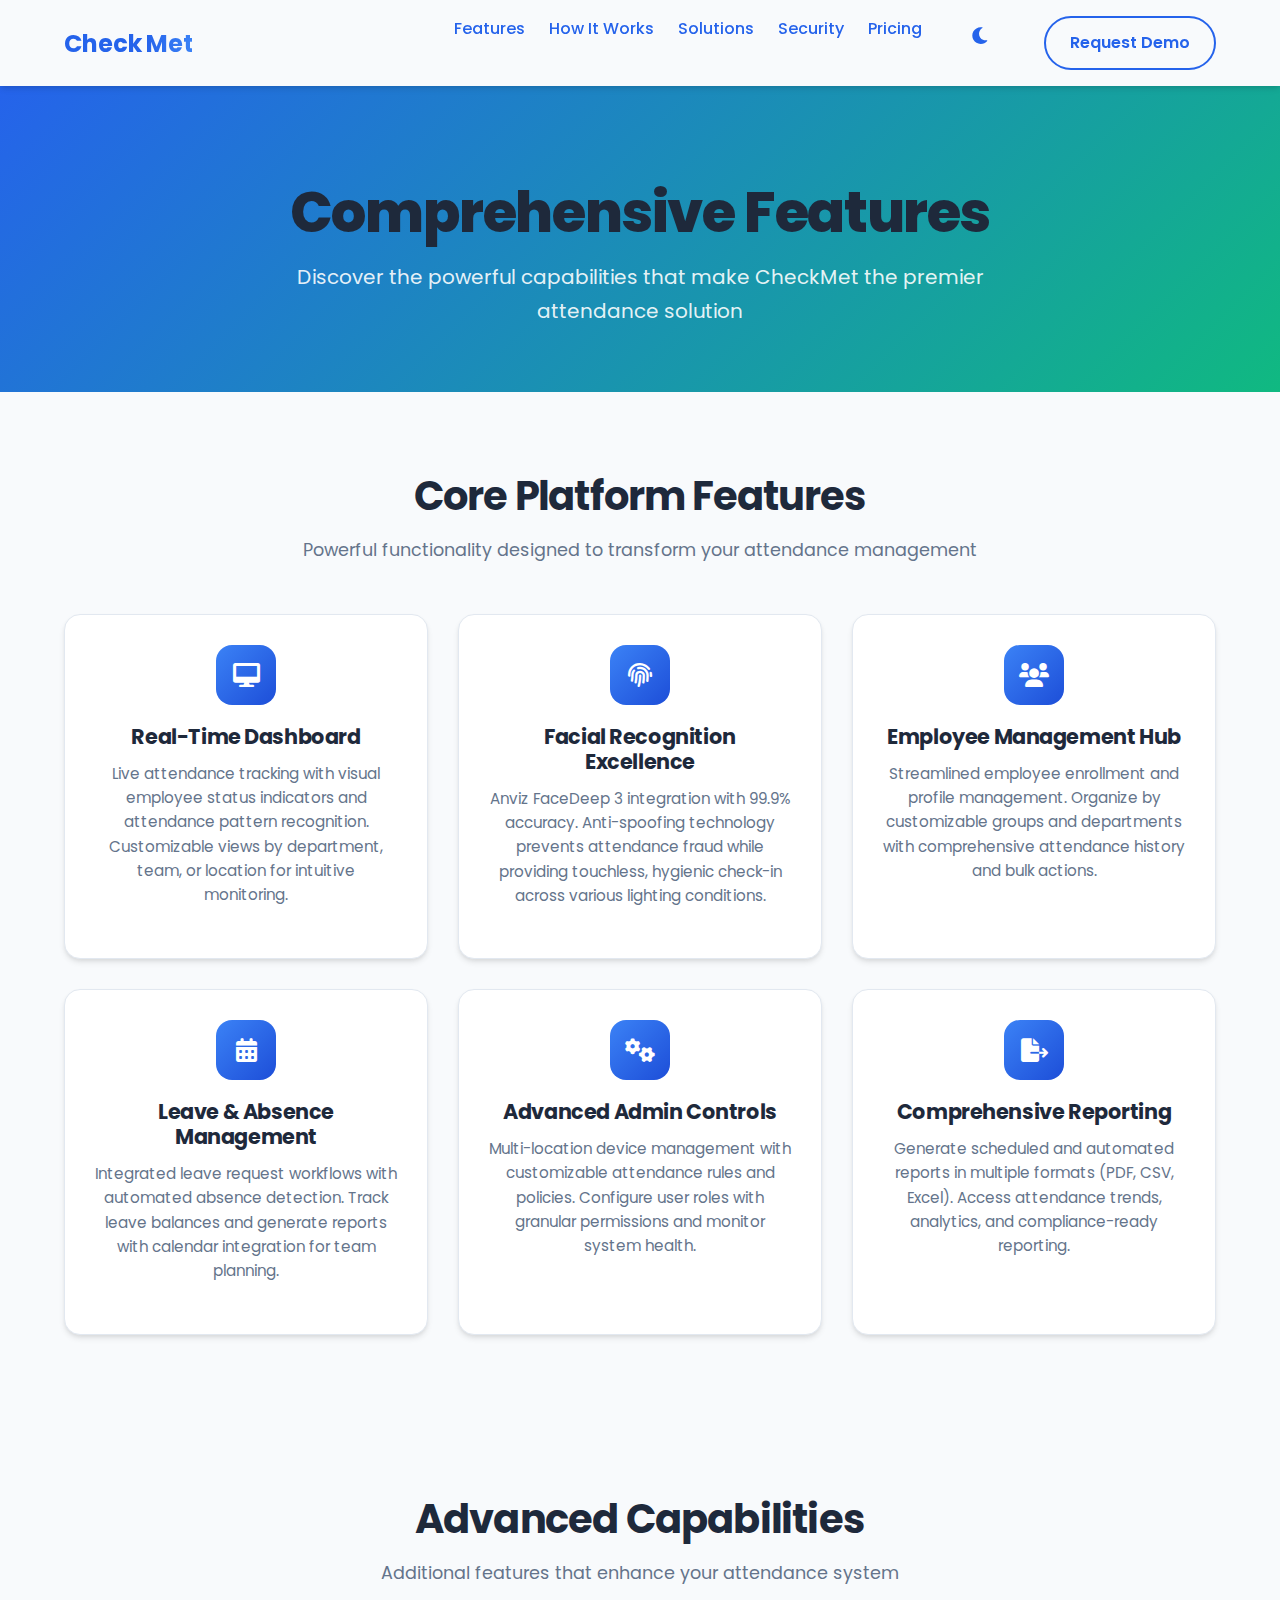
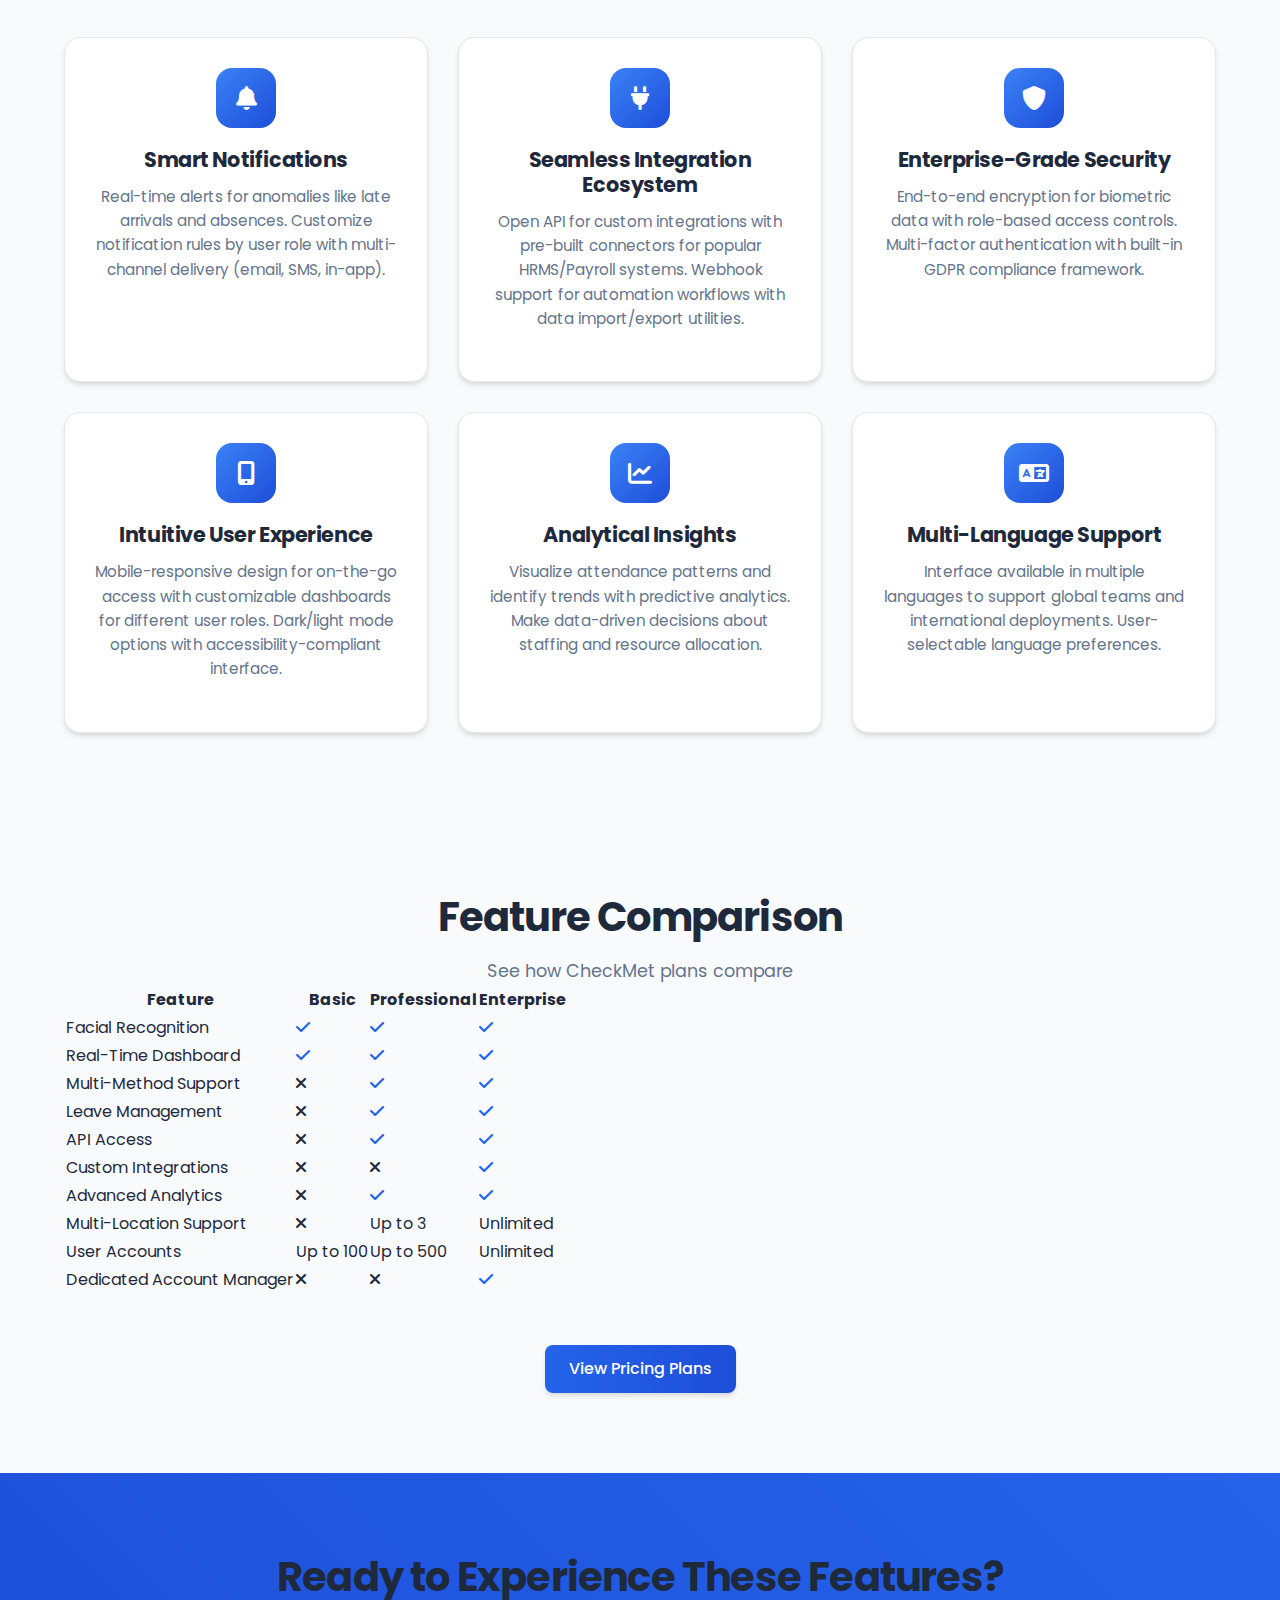
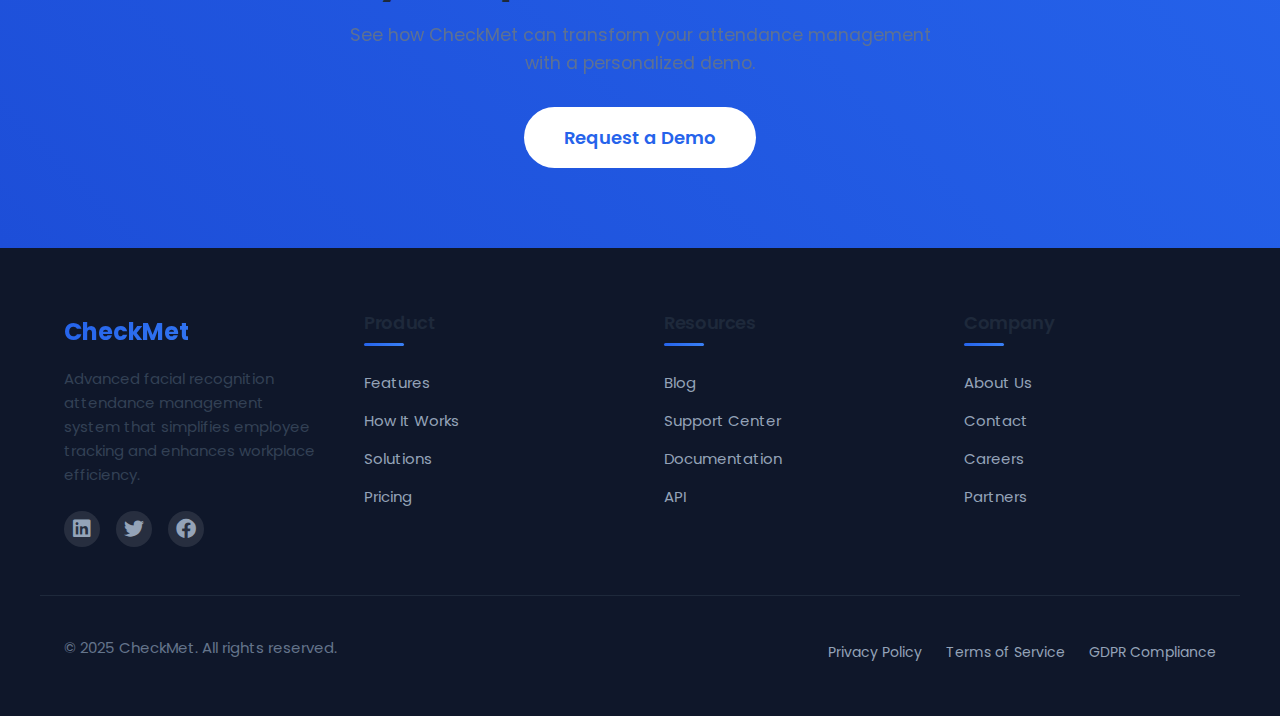
<file: features.html>
<!DOCTYPE html>
<html lang="en">
<head>
  <meta charset="UTF-8" />
  <meta name="viewport" content="width=device-width, initial-scale=1.0"/>
  <meta name="description" content="CheckMet - Explore the comprehensive features of our facial recognition attendance system with Anviz FaceDeep 3 integration.">
  <title>Features | CheckMet - Facial Recognition Attendance System</title>
  
  <!-- Favicon -->
  <link rel="icon" type="image/png" href="images/favicon.png">
  
  <!-- Google Fonts -->
  <link href="https://fonts.googleapis.com/css2?family=Inter:wght@400;500;600;700;800&display=swap" rel="stylesheet">
  
  <!-- Font Awesome -->
  <link rel="stylesheet" href="https://cdnjs.cloudflare.com/ajax/libs/font-awesome/6.0.0/css/all.min.css" integrity="sha512-9usAa10IRO0HhonpyAIVpjrylPvoDwiPUiKdWk5t3PyolY1cOd4DSE0Ga+ri4AuTroPR5aQvXU9xC6qOPnzFeg==" crossorigin="anonymous" referrerpolicy="no-referrer" />
  
  <!-- Custom CSS -->
  <link rel="stylesheet" href="css/styles.css">
  <link rel="stylesheet" href="css/glassmorphism.css">
  <link rel="stylesheet" href="css/theme-toggle.css">
  <link rel="stylesheet" href="css/glassmorphism.css">
  <link rel="stylesheet" href="css/theme-toggle.css">
  <link rel="stylesheet" href="css/glassmorphism.css">
  <link rel="stylesheet" href="css/theme-toggle.css">
</head>

<body class="light-theme">
  <!-- Navigation -->
  <nav class="navbar">
    <div class="navbar-container">
      <a href="index.html" class="navbar-logo">Check<span>Met</span></a>
      
      <div class="navbar-links">
        <a href="features.html" class="navbar-link active">Features</a>
        <a href="how-it-works.html" class="navbar-link">How It Works</a>
        <a href="solutions.html" class="navbar-link">Solutions</a>
        <a href="security.html" class="navbar-link">Security</a>
        <a href="pricing.html" class="navbar-link">Pricing</a>
        <button id="theme-toggle" class="theme-toggle" aria-label="Toggle dark mode">
          <i class="fas fa-moon dark-icon"></i>
          <i class="fas fa-sun light-icon"></i>
        </button>
        <a href="demo.html" class="btn-demo">Request Demo</a>
      </div>
      
      <button class="mobile-menu-toggle">
        <i class="fas fa-bars"></i>
      </button>
    </div>
  </nav>
  
  <!-- Page Header -->
  <section class="page-header">
    <div class="page-header-container">
      <h1 class="page-title">Comprehensive Features</h1>
      <p class="page-subtitle">Discover the powerful capabilities that make CheckMet the premier attendance solution</p>
    </div>
  </section>
  
  <!-- Core Features Section -->
  <section class="section">
    <div class="section-container">
      <h2 class="section-title">Core Platform Features</h2>
      <p class="section-subtitle">Powerful functionality designed to transform your attendance management</p>
      
      <div class="features-grid">
        <div class="feature-card">
          <div class="feature-icon">
            <i class="fas fa-desktop"></i>
          </div>
          <h3 class="feature-title">Real-Time Dashboard</h3>
          <p class="feature-description">Live attendance tracking with visual employee status indicators and attendance pattern recognition. Customizable views by department, team, or location for intuitive monitoring.</p>
        </div>
        
        <div class="feature-card">
          <div class="feature-icon">
            <i class="fas fa-fingerprint"></i>
          </div>
          <h3 class="feature-title">Facial Recognition Excellence</h3>
          <p class="feature-description">Anviz FaceDeep 3 integration with 99.9% accuracy. Anti-spoofing technology prevents attendance fraud while providing touchless, hygienic check-in across various lighting conditions.</p>
        </div>
        
        <div class="feature-card">
          <div class="feature-icon">
            <i class="fas fa-users"></i>
          </div>
          <h3 class="feature-title">Employee Management Hub</h3>
          <p class="feature-description">Streamlined employee enrollment and profile management. Organize by customizable groups and departments with comprehensive attendance history and bulk actions.</p>
        </div>
        
        <div class="feature-card">
          <div class="feature-icon">
            <i class="fas fa-calendar-alt"></i>
          </div>
          <h3 class="feature-title">Leave & Absence Management</h3>
          <p class="feature-description">Integrated leave request workflows with automated absence detection. Track leave balances and generate reports with calendar integration for team planning.</p>
        </div>
        
        <div class="feature-card">
          <div class="feature-icon">
            <i class="fas fa-cogs"></i>
          </div>
          <h3 class="feature-title">Advanced Admin Controls</h3>
          <p class="feature-description">Multi-location device management with customizable attendance rules and policies. Configure user roles with granular permissions and monitor system health.</p>
        </div>
        
        <div class="feature-card">
          <div class="feature-icon">
            <i class="fas fa-file-export"></i>
          </div>
          <h3 class="feature-title">Comprehensive Reporting</h3>
          <p class="feature-description">Generate scheduled and automated reports in multiple formats (PDF, CSV, Excel). Access attendance trends, analytics, and compliance-ready reporting.</p>
        </div>
      </div>
    </div>
  </section>
  
  <!-- Secondary Features Section -->
  <section class="section bg-light">
    <div class="section-container">
      <h2 class="section-title">Advanced Capabilities</h2>
      <p class="section-subtitle">Additional features that enhance your attendance system</p>
      
      <div class="features-grid">
        <div class="feature-card">
          <div class="feature-icon">
            <i class="fas fa-bell"></i>
          </div>
          <h3 class="feature-title">Smart Notifications</h3>
          <p class="feature-description">Real-time alerts for anomalies like late arrivals and absences. Customize notification rules by user role with multi-channel delivery (email, SMS, in-app).</p>
        </div>
        
        <div class="feature-card">
          <div class="feature-icon">
            <i class="fas fa-plug"></i>
          </div>
          <h3 class="feature-title">Seamless Integration Ecosystem</h3>
          <p class="feature-description">Open API for custom integrations with pre-built connectors for popular HRMS/Payroll systems. Webhook support for automation workflows with data import/export utilities.</p>
        </div>
        
        <div class="feature-card">
          <div class="feature-icon">
            <i class="fas fa-shield-alt"></i>
          </div>
          <h3 class="feature-title">Enterprise-Grade Security</h3>
          <p class="feature-description">End-to-end encryption for biometric data with role-based access controls. Multi-factor authentication with built-in GDPR compliance framework.</p>
        </div>
        
        <div class="feature-card">
          <div class="feature-icon">
            <i class="fas fa-mobile-alt"></i>
          </div>
          <h3 class="feature-title">Intuitive User Experience</h3>
          <p class="feature-description">Mobile-responsive design for on-the-go access with customizable dashboards for different user roles. Dark/light mode options with accessibility-compliant interface.</p>
        </div>
        
        <div class="feature-card">
          <div class="feature-icon">
            <i class="fas fa-chart-line"></i>
          </div>
          <h3 class="feature-title">Analytical Insights</h3>
          <p class="feature-description">Visualize attendance patterns and identify trends with predictive analytics. Make data-driven decisions about staffing and resource allocation.</p>
        </div>
        
        <div class="feature-card">
          <div class="feature-icon">
            <i class="fas fa-language"></i>
          </div>
          <h3 class="feature-title">Multi-Language Support</h3>
          <p class="feature-description">Interface available in multiple languages to support global teams and international deployments. User-selectable language preferences.</p>
        </div>
      </div>
    </div>
  </section>
  
  <!-- Feature Comparison Table -->
  <section class="section">
    <div class="section-container">
      <h2 class="section-title">Feature Comparison</h2>
      <p class="section-subtitle">See how CheckMet plans compare</p>
      
      <div class="table-responsive">
        <table class="feature-table">
          <thead>
            <tr>
              <th>Feature</th>
              <th>Basic</th>
              <th>Professional</th>
              <th>Enterprise</th>
            </tr>
          </thead>
          <tbody>
            <tr>
              <td>Facial Recognition</td>
              <td><i class="fas fa-check text-primary"></i></td>
              <td><i class="fas fa-check text-primary"></i></td>
              <td><i class="fas fa-check text-primary"></i></td>
            </tr>
            <tr>
              <td>Real-Time Dashboard</td>
              <td><i class="fas fa-check text-primary"></i></td>
              <td><i class="fas fa-check text-primary"></i></td>
              <td><i class="fas fa-check text-primary"></i></td>
            </tr>
            <tr>
              <td>Multi-Method Support</td>
              <td><i class="fas fa-times text-neutral-400"></i></td>
              <td><i class="fas fa-check text-primary"></i></td>
              <td><i class="fas fa-check text-primary"></i></td>
            </tr>
            <tr>
              <td>Leave Management</td>
              <td><i class="fas fa-times text-neutral-400"></i></td>
              <td><i class="fas fa-check text-primary"></i></td>
              <td><i class="fas fa-check text-primary"></i></td>
            </tr>
            <tr>
              <td>API Access</td>
              <td><i class="fas fa-times text-neutral-400"></i></td>
              <td><i class="fas fa-check text-primary"></i></td>
              <td><i class="fas fa-check text-primary"></i></td>
            </tr>
            <tr>
              <td>Custom Integrations</td>
              <td><i class="fas fa-times text-neutral-400"></i></td>
              <td><i class="fas fa-times text-neutral-400"></i></td>
              <td><i class="fas fa-check text-primary"></i></td>
            </tr>
            <tr>
              <td>Advanced Analytics</td>
              <td><i class="fas fa-times text-neutral-400"></i></td>
              <td><i class="fas fa-check text-primary"></i></td>
              <td><i class="fas fa-check text-primary"></i></td>
            </tr>
            <tr>
              <td>Multi-Location Support</td>
              <td><i class="fas fa-times text-neutral-400"></i></td>
              <td>Up to 3</td>
              <td>Unlimited</td>
            </tr>
            <tr>
              <td>User Accounts</td>
              <td>Up to 100</td>
              <td>Up to 500</td>
              <td>Unlimited</td>
            </tr>
            <tr>
              <td>Dedicated Account Manager</td>
              <td><i class="fas fa-times text-neutral-400"></i></td>
              <td><i class="fas fa-times text-neutral-400"></i></td>
              <td><i class="fas fa-check text-primary"></i></td>
            </tr>
          </tbody>
        </table>
      </div>
      
      <div class="text-center mt-5">
        <a href="pricing.html" class="btn btn-primary">View Pricing Plans</a>
      </div>
    </div>
  </section>
  
  <!-- Call to Action Section -->
  <section class="cta">
    <div class="section-container">
      <h2 class="cta-title">Ready to Experience These Features?</h2>
      <p class="cta-text">See how CheckMet can transform your attendance management with a personalized demo.</p>
      <a href="demo.html" class="cta-button">Request a Demo</a>
    </div>
  </section>
  
  <!-- Footer -->
  <footer class="footer">
    <div class="footer-container">
      <div>
        <a href="index.html" class="footer-logo">CheckMet</a>
        <p>Advanced facial recognition attendance management system that simplifies employee tracking and enhances workplace efficiency.</p>
        
        <div class="footer-social">
          <a href="#" class="footer-social-link"><i class="fab fa-linkedin"></i></a>
          <a href="#" class="footer-social-link"><i class="fab fa-twitter"></i></a>
          <a href="#" class="footer-social-link"><i class="fab fa-facebook"></i></a>
        </div>
      </div>
      
      <div>
        <h3 class="footer-column-title">Product</h3>
        <ul class="footer-links">
          <li class="footer-link"><a href="features.html">Features</a></li>
          <li class="footer-link"><a href="how-it-works.html">How It Works</a></li>
          <li class="footer-link"><a href="solutions.html">Solutions</a></li>
          <li class="footer-link"><a href="pricing.html">Pricing</a></li>
        </ul>
      </div>
      
      <div>
        <h3 class="footer-column-title">Resources</h3>
        <ul class="footer-links">
          <li class="footer-link"><a href="#">Blog</a></li>
          <li class="footer-link"><a href="#">Support Center</a></li>
          <li class="footer-link"><a href="#">Documentation</a></li>
          <li class="footer-link"><a href="#">API</a></li>
        </ul>
      </div>
      
      <div>
        <h3 class="footer-column-title">Company</h3>
        <ul class="footer-links">
          <li class="footer-link"><a href="about.html">About Us</a></li>
          <li class="footer-link"><a href="contact.html">Contact</a></li>
          <li class="footer-link"><a href="careers.html">Careers</a></li>
          <li class="footer-link"><a href="partners.html">Partners</a></li>
        </ul>
      </div>
    </div>
    
    <div class="footer-bottom">
      <p class="footer-copyright">&copy; 2025 CheckMet. All rights reserved.</p>
      
      <div class="footer-legal">
        <a href="privacy.html" class="footer-legal-link">Privacy Policy</a>
        <a href="terms.html" class="footer-legal-link">Terms of Service</a>
        <a href="gdpr.html" class="footer-legal-link">GDPR Compliance</a>
      </div>
    </div>
  </footer>
  
  <!-- JavaScript -->
  <script src="js/main.js"></script>
  <!-- Theme Switcher -->
  <script src="js/dark-mode-fix.js"></script>
</body>
</html>
</file>
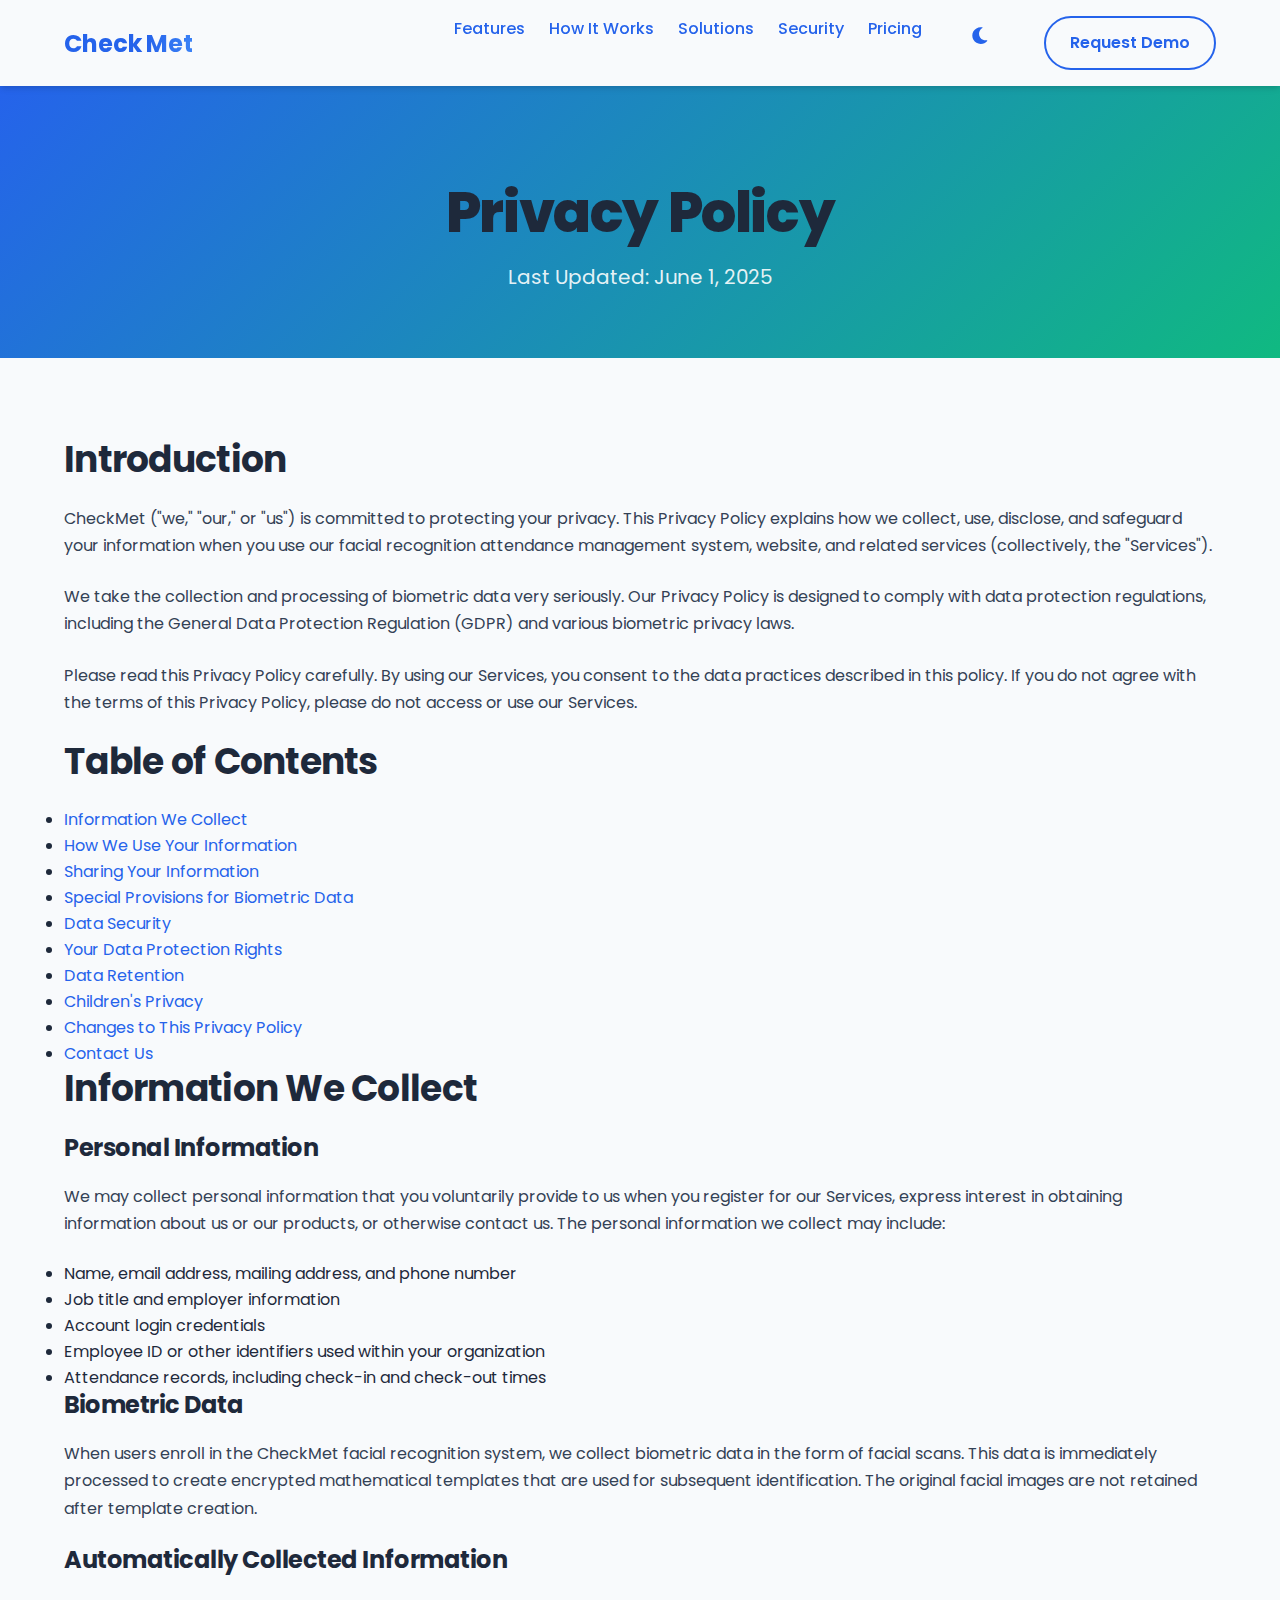
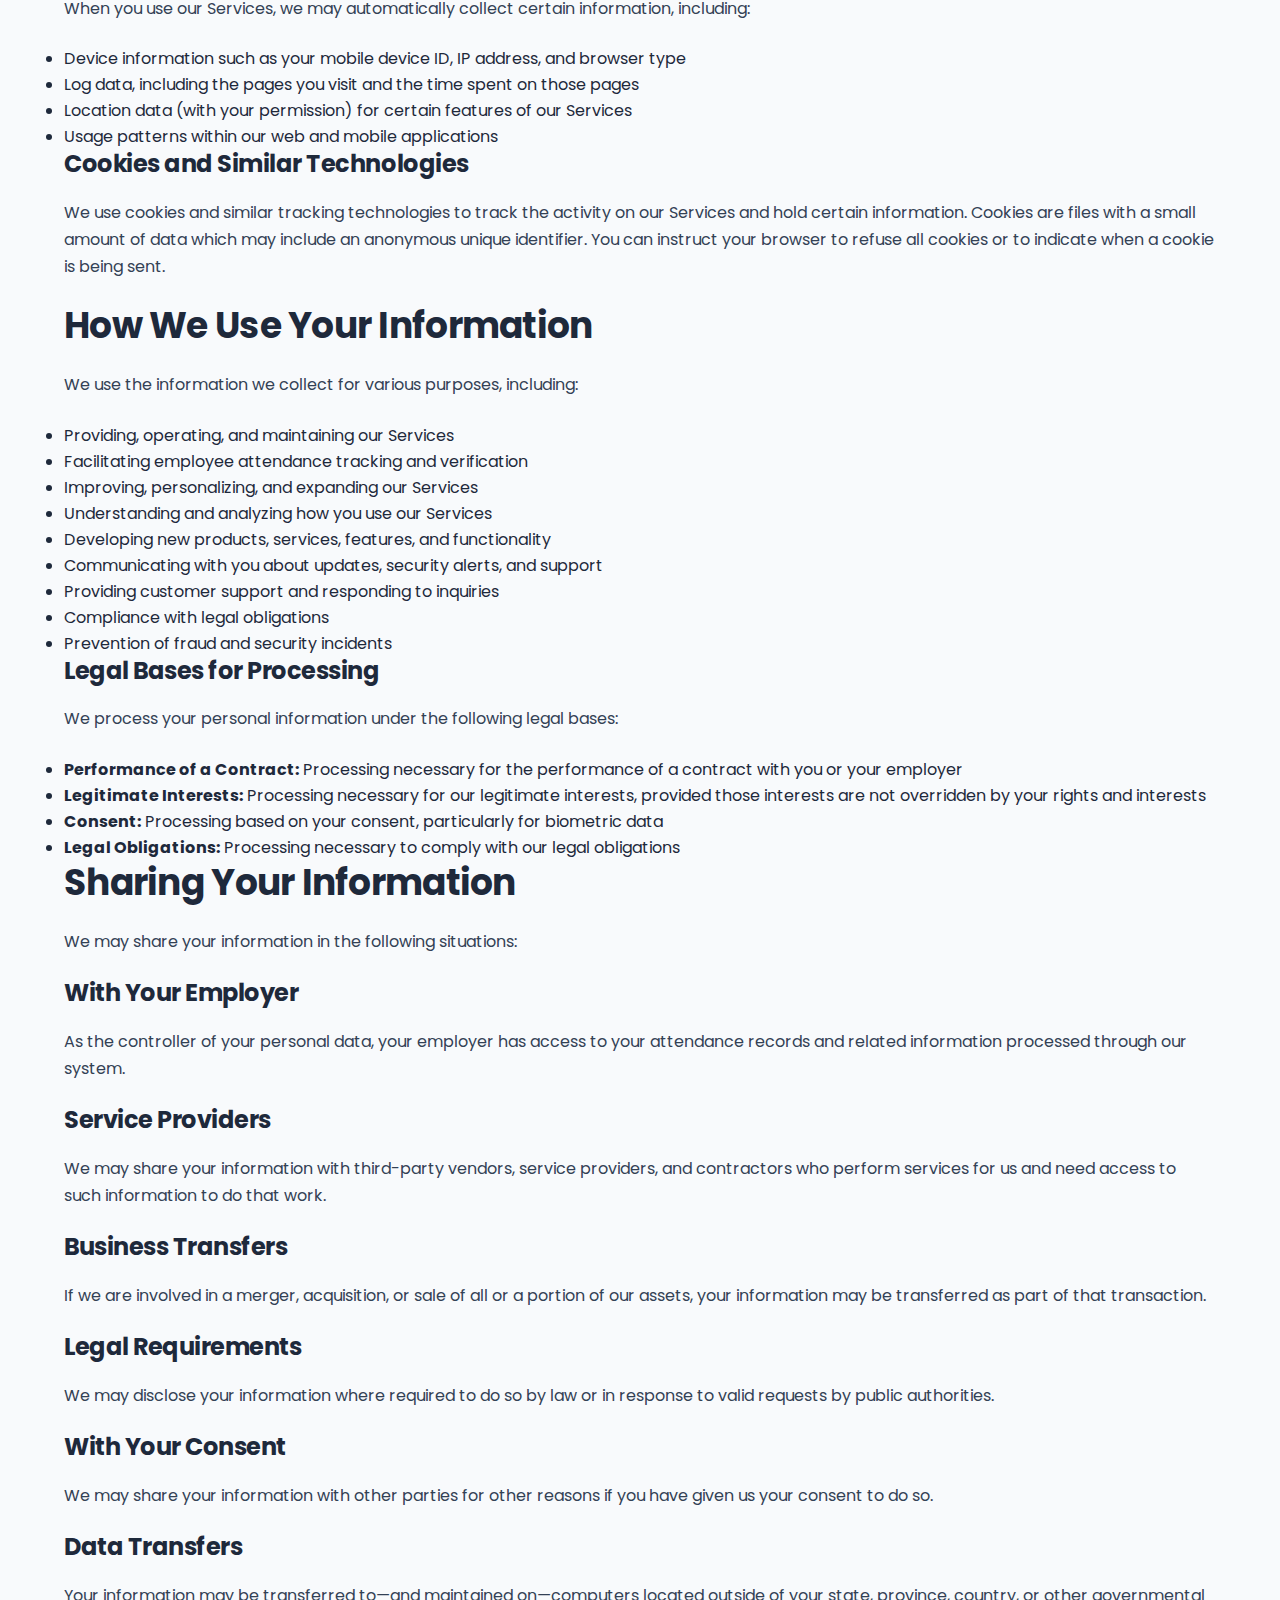
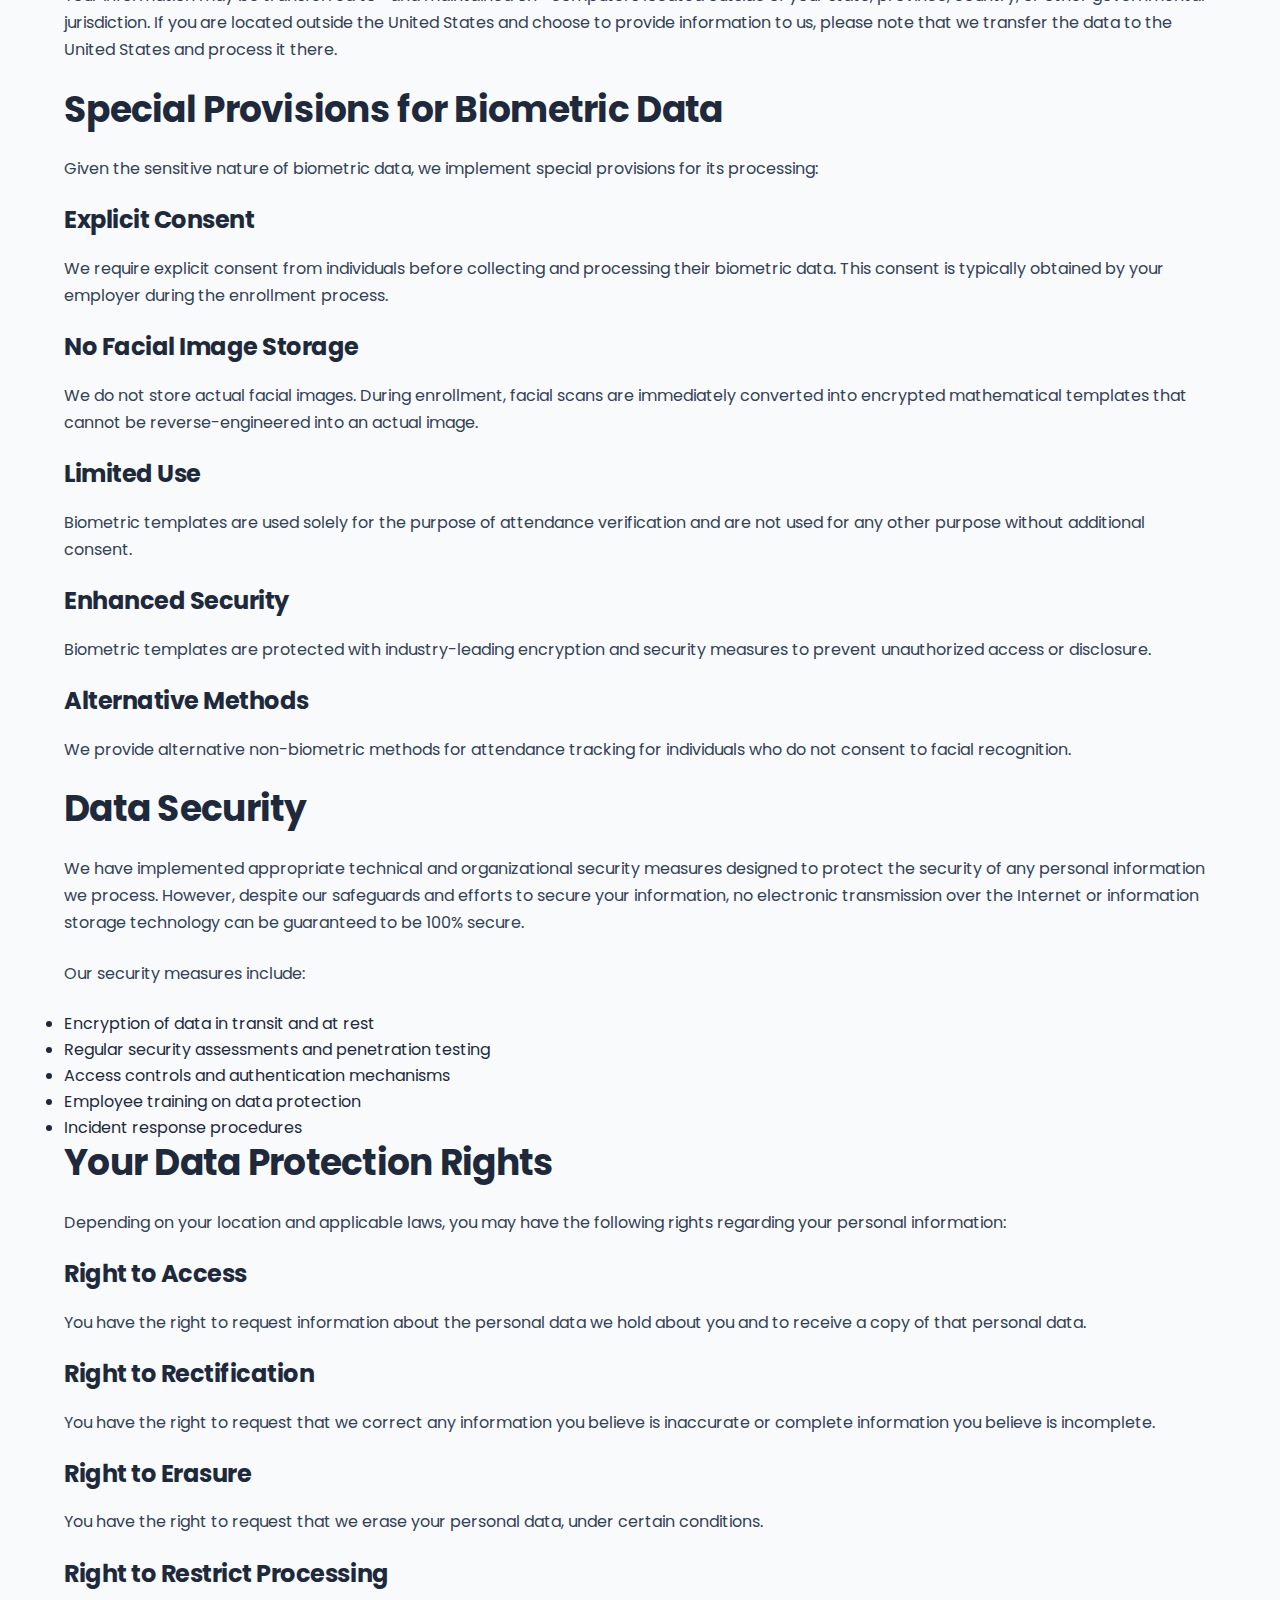
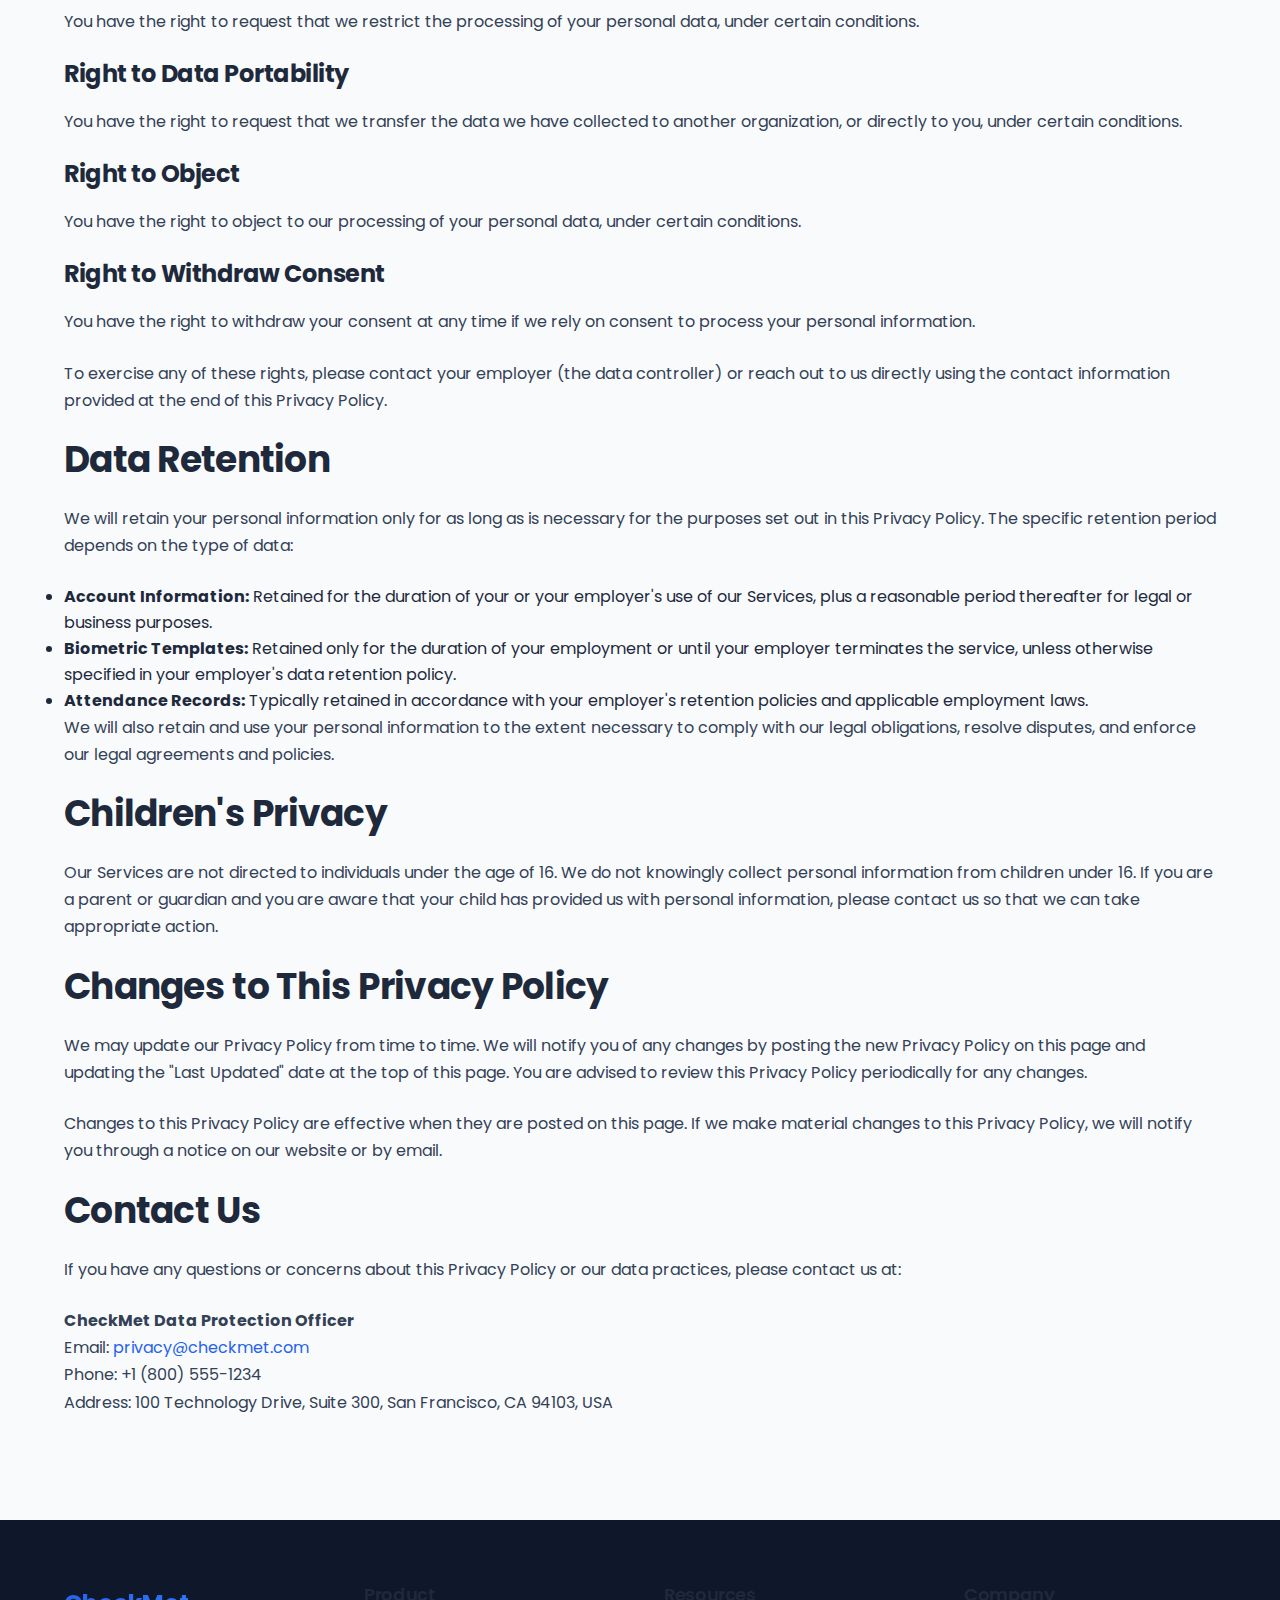
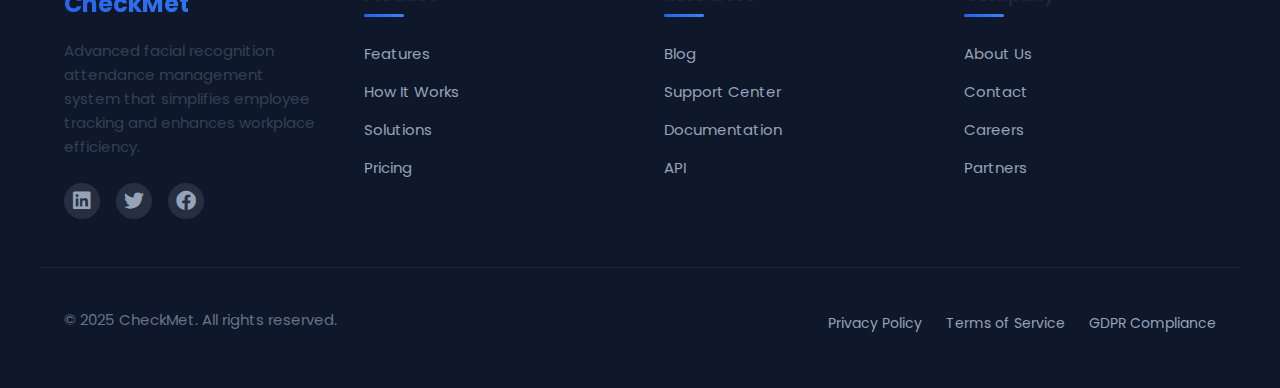
<file: privacy.html>
<!DOCTYPE html>
<html lang="en">
<head>
  <meta charset="UTF-8" />
  <meta name="viewport" content="width=device-width, initial-scale=1.0"/>
  <meta name="description" content="CheckMet's Privacy Policy - Learn how we protect your data in our facial recognition attendance system and our compliance with data protection regulations.">
  <title>Privacy Policy | CheckMet - Facial Recognition Attendance System</title>
  
  <!-- Favicon -->
  <link rel="icon" type="image/png" href="images/favicon.png">
  
  <!-- Google Fonts -->
  <link href="https://fonts.googleapis.com/css2?family=Inter:wght@400;500;600;700;800&display=swap" rel="stylesheet">
  
  <!-- Font Awesome -->
  <link rel="stylesheet" href="https://cdnjs.cloudflare.com/ajax/libs/font-awesome/6.0.0/css/all.min.css" integrity="sha512-9usAa10IRO0HhonpyAIVpjrylPvoDwiPUiKdWk5t3PyolY1cOd4DSE0Ga+ri4AuTroPR5aQvXU9xC6qOPnzFeg==" crossorigin="anonymous" referrerpolicy="no-referrer" />
  
  <!-- Custom CSS -->
  <link rel="stylesheet" href="css/styles.css">
  <link rel="stylesheet" href="css/glassmorphism.css">
  <link rel="stylesheet" href="css/theme-toggle.css">
  <link rel="stylesheet" href="css/glassmorphism.css">
  <link rel="stylesheet" href="css/theme-toggle.css">
  <link rel="stylesheet" href="css/glassmorphism.css">
  <link rel="stylesheet" href="css/theme-toggle.css">
</head>

<body class="light-theme">
  <!-- Navigation -->
  <nav class="navbar">
    <div class="navbar-container">
      <a href="index.html" class="navbar-logo">Check<span>Met</span></a>
      
      <div class="navbar-links">
        <a href="features.html" class="navbar-link">Features</a>
        <a href="how-it-works.html" class="navbar-link">How It Works</a>
        <a href="solutions.html" class="navbar-link">Solutions</a>
        <a href="security.html" class="navbar-link">Security</a>
        <a href="pricing.html" class="navbar-link">Pricing</a>
        <button id="theme-toggle" class="theme-toggle" aria-label="Toggle dark mode">
          <i class="fas fa-moon dark-icon"></i>
          <i class="fas fa-sun light-icon"></i>
        </button>
        <a href="demo.html" class="btn-demo">Request Demo</a>
      </div>
      
      <button class="mobile-menu-toggle">
        <i class="fas fa-bars"></i>
      </button>
    </div>
  </nav>
  
  <!-- Page Header -->
  <section class="page-header privacy-header">
    <div class="page-header-container">
      <h1 class="page-title">Privacy Policy</h1>
      <p class="page-subtitle">Last Updated: June 1, 2025</p>
    </div>
  </section>
  
  <!-- Privacy Policy Content -->
  <section class="section">
    <div class="section-container">
      <div class="privacy-content">
        <div class="privacy-introduction">
          <h2>Introduction</h2>
          <p>CheckMet ("we," "our," or "us") is committed to protecting your privacy. This Privacy Policy explains how we collect, use, disclose, and safeguard your information when you use our facial recognition attendance management system, website, and related services (collectively, the "Services").</p>
          <p>We take the collection and processing of biometric data very seriously. Our Privacy Policy is designed to comply with data protection regulations, including the General Data Protection Regulation (GDPR) and various biometric privacy laws.</p>
          <p>Please read this Privacy Policy carefully. By using our Services, you consent to the data practices described in this policy. If you do not agree with the terms of this Privacy Policy, please do not access or use our Services.</p>
        </div>
        
        <div class="privacy-toc">
          <h2>Table of Contents</h2>
          <ul>
            <li><a href="#information-collected">Information We Collect</a></li>
            <li><a href="#use-of-information">How We Use Your Information</a></li>
            <li><a href="#sharing-information">Sharing Your Information</a></li>
            <li><a href="#biometric-data">Special Provisions for Biometric Data</a></li>
            <li><a href="#data-security">Data Security</a></li>
            <li><a href="#your-rights">Your Data Protection Rights</a></li>
            <li><a href="#data-retention">Data Retention</a></li>
            <li><a href="#children">Children's Privacy</a></li>
            <li><a href="#changes">Changes to This Privacy Policy</a></li>
            <li><a href="#contact">Contact Us</a></li>
          </ul>
        </div>
        
        <div id="information-collected" class="privacy-section">
          <h2>Information We Collect</h2>
          
          <h3>Personal Information</h3>
          <p>We may collect personal information that you voluntarily provide to us when you register for our Services, express interest in obtaining information about us or our products, or otherwise contact us. The personal information we collect may include:</p>
          <ul>
            <li>Name, email address, mailing address, and phone number</li>
            <li>Job title and employer information</li>
            <li>Account login credentials</li>
            <li>Employee ID or other identifiers used within your organization</li>
            <li>Attendance records, including check-in and check-out times</li>
          </ul>
          
          <h3>Biometric Data</h3>
          <p>When users enroll in the CheckMet facial recognition system, we collect biometric data in the form of facial scans. This data is immediately processed to create encrypted mathematical templates that are used for subsequent identification. The original facial images are not retained after template creation.</p>
          
          <h3>Automatically Collected Information</h3>
          <p>When you use our Services, we may automatically collect certain information, including:</p>
          <ul>
            <li>Device information such as your mobile device ID, IP address, and browser type</li>
            <li>Log data, including the pages you visit and the time spent on those pages</li>
            <li>Location data (with your permission) for certain features of our Services</li>
            <li>Usage patterns within our web and mobile applications</li>
          </ul>
          
          <h3>Cookies and Similar Technologies</h3>
          <p>We use cookies and similar tracking technologies to track the activity on our Services and hold certain information. Cookies are files with a small amount of data which may include an anonymous unique identifier. You can instruct your browser to refuse all cookies or to indicate when a cookie is being sent.</p>
        </div>
        
        <div id="use-of-information" class="privacy-section">
          <h2>How We Use Your Information</h2>
          <p>We use the information we collect for various purposes, including:</p>
          <ul>
            <li>Providing, operating, and maintaining our Services</li>
            <li>Facilitating employee attendance tracking and verification</li>
            <li>Improving, personalizing, and expanding our Services</li>
            <li>Understanding and analyzing how you use our Services</li>
            <li>Developing new products, services, features, and functionality</li>
            <li>Communicating with you about updates, security alerts, and support</li>
            <li>Providing customer support and responding to inquiries</li>
            <li>Compliance with legal obligations</li>
            <li>Prevention of fraud and security incidents</li>
          </ul>
          
          <h3>Legal Bases for Processing</h3>
          <p>We process your personal information under the following legal bases:</p>
          <ul>
            <li><strong>Performance of a Contract:</strong> Processing necessary for the performance of a contract with you or your employer</li>
            <li><strong>Legitimate Interests:</strong> Processing necessary for our legitimate interests, provided those interests are not overridden by your rights and interests</li>
            <li><strong>Consent:</strong> Processing based on your consent, particularly for biometric data</li>
            <li><strong>Legal Obligations:</strong> Processing necessary to comply with our legal obligations</li>
          </ul>
        </div>
        
        <div id="sharing-information" class="privacy-section">
          <h2>Sharing Your Information</h2>
          <p>We may share your information in the following situations:</p>
          
          <h3>With Your Employer</h3>
          <p>As the controller of your personal data, your employer has access to your attendance records and related information processed through our system.</p>
          
          <h3>Service Providers</h3>
          <p>We may share your information with third-party vendors, service providers, and contractors who perform services for us and need access to such information to do that work.</p>
          
          <h3>Business Transfers</h3>
          <p>If we are involved in a merger, acquisition, or sale of all or a portion of our assets, your information may be transferred as part of that transaction.</p>
          
          <h3>Legal Requirements</h3>
          <p>We may disclose your information where required to do so by law or in response to valid requests by public authorities.</p>
          
          <h3>With Your Consent</h3>
          <p>We may share your information with other parties for other reasons if you have given us your consent to do so.</p>
          
          <h3>Data Transfers</h3>
          <p>Your information may be transferred to—and maintained on—computers located outside of your state, province, country, or other governmental jurisdiction. If you are located outside the United States and choose to provide information to us, please note that we transfer the data to the United States and process it there.</p>
        </div>
        
        <div id="biometric-data" class="privacy-section">
          <h2>Special Provisions for Biometric Data</h2>
          <p>Given the sensitive nature of biometric data, we implement special provisions for its processing:</p>
          
          <h3>Explicit Consent</h3>
          <p>We require explicit consent from individuals before collecting and processing their biometric data. This consent is typically obtained by your employer during the enrollment process.</p>
          
          <h3>No Facial Image Storage</h3>
          <p>We do not store actual facial images. During enrollment, facial scans are immediately converted into encrypted mathematical templates that cannot be reverse-engineered into an actual image.</p>
          
          <h3>Limited Use</h3>
          <p>Biometric templates are used solely for the purpose of attendance verification and are not used for any other purpose without additional consent.</p>
          
          <h3>Enhanced Security</h3>
          <p>Biometric templates are protected with industry-leading encryption and security measures to prevent unauthorized access or disclosure.</p>
          
          <h3>Alternative Methods</h3>
          <p>We provide alternative non-biometric methods for attendance tracking for individuals who do not consent to facial recognition.</p>
        </div>
        
        <div id="data-security" class="privacy-section">
          <h2>Data Security</h2>
          <p>We have implemented appropriate technical and organizational security measures designed to protect the security of any personal information we process. However, despite our safeguards and efforts to secure your information, no electronic transmission over the Internet or information storage technology can be guaranteed to be 100% secure.</p>
          
          <p>Our security measures include:</p>
          <ul>
            <li>Encryption of data in transit and at rest</li>
            <li>Regular security assessments and penetration testing</li>
            <li>Access controls and authentication mechanisms</li>
            <li>Employee training on data protection</li>
            <li>Incident response procedures</li>
          </ul>
        </div>
        
        <div id="your-rights" class="privacy-section">
          <h2>Your Data Protection Rights</h2>
          <p>Depending on your location and applicable laws, you may have the following rights regarding your personal information:</p>
          
          <h3>Right to Access</h3>
          <p>You have the right to request information about the personal data we hold about you and to receive a copy of that personal data.</p>
          
          <h3>Right to Rectification</h3>
          <p>You have the right to request that we correct any information you believe is inaccurate or complete information you believe is incomplete.</p>
          
          <h3>Right to Erasure</h3>
          <p>You have the right to request that we erase your personal data, under certain conditions.</p>
          
          <h3>Right to Restrict Processing</h3>
          <p>You have the right to request that we restrict the processing of your personal data, under certain conditions.</p>
          
          <h3>Right to Data Portability</h3>
          <p>You have the right to request that we transfer the data we have collected to another organization, or directly to you, under certain conditions.</p>
          
          <h3>Right to Object</h3>
          <p>You have the right to object to our processing of your personal data, under certain conditions.</p>
          
          <h3>Right to Withdraw Consent</h3>
          <p>You have the right to withdraw your consent at any time if we rely on consent to process your personal information.</p>
          
          <p>To exercise any of these rights, please contact your employer (the data controller) or reach out to us directly using the contact information provided at the end of this Privacy Policy.</p>
        </div>
        
        <div id="data-retention" class="privacy-section">
          <h2>Data Retention</h2>
          <p>We will retain your personal information only for as long as is necessary for the purposes set out in this Privacy Policy. The specific retention period depends on the type of data:</p>
          
          <ul>
            <li><strong>Account Information:</strong> Retained for the duration of your or your employer's use of our Services, plus a reasonable period thereafter for legal or business purposes.</li>
            <li><strong>Biometric Templates:</strong> Retained only for the duration of your employment or until your employer terminates the service, unless otherwise specified in your employer's data retention policy.</li>
            <li><strong>Attendance Records:</strong> Typically retained in accordance with your employer's retention policies and applicable employment laws.</li>
          </ul>
          
          <p>We will also retain and use your personal information to the extent necessary to comply with our legal obligations, resolve disputes, and enforce our legal agreements and policies.</p>
        </div>
        
        <div id="children" class="privacy-section">
          <h2>Children's Privacy</h2>
          <p>Our Services are not directed to individuals under the age of 16. We do not knowingly collect personal information from children under 16. If you are a parent or guardian and you are aware that your child has provided us with personal information, please contact us so that we can take appropriate action.</p>
        </div>
        
        <div id="changes" class="privacy-section">
          <h2>Changes to This Privacy Policy</h2>
          <p>We may update our Privacy Policy from time to time. We will notify you of any changes by posting the new Privacy Policy on this page and updating the "Last Updated" date at the top of this page. You are advised to review this Privacy Policy periodically for any changes.</p>
          <p>Changes to this Privacy Policy are effective when they are posted on this page. If we make material changes to this Privacy Policy, we will notify you through a notice on our website or by email.</p>
        </div>
        
        <div id="contact" class="privacy-section">
          <h2>Contact Us</h2>
          <p>If you have any questions or concerns about this Privacy Policy or our data practices, please contact us at:</p>
          
          <div class="contact-details">
            <p><strong>CheckMet Data Protection Officer</strong><br>
            Email: <a href="mailto:privacy@checkmet.com">privacy@checkmet.com</a><br>
            Phone: +1 (800) 555-1234<br>
            Address: 100 Technology Drive, Suite 300, San Francisco, CA 94103, USA</p>
          </div>
        </div>
      </div>
    </div>
  </section>
  
  <!-- Footer -->
  <footer class="footer">
    <div class="footer-container">
      <div>
        <a href="index.html" class="footer-logo">CheckMet</a>
        <p>Advanced facial recognition attendance management system that simplifies employee tracking and enhances workplace efficiency.</p>
        
        <div class="footer-social">
          <a href="#" class="footer-social-link"><i class="fab fa-linkedin"></i></a>
          <a href="#" class="footer-social-link"><i class="fab fa-twitter"></i></a>
          <a href="#" class="footer-social-link"><i class="fab fa-facebook"></i></a>
        </div>
      </div>
      
      <div>
        <h3 class="footer-column-title">Product</h3>
        <ul class="footer-links">
          <li class="footer-link"><a href="features.html">Features</a></li>
          <li class="footer-link"><a href="how-it-works.html">How It Works</a></li>
          <li class="footer-link"><a href="solutions.html">Solutions</a></li>
          <li class="footer-link"><a href="pricing.html">Pricing</a></li>
        </ul>
      </div>
      
      <div>
        <h3 class="footer-column-title">Resources</h3>
        <ul class="footer-links">
          <li class="footer-link"><a href="#">Blog</a></li>
          <li class="footer-link"><a href="#">Support Center</a></li>
          <li class="footer-link"><a href="#">Documentation</a></li>
          <li class="footer-link"><a href="#">API</a></li>
        </ul>
      </div>
      
      <div>
        <h3 class="footer-column-title">Company</h3>
        <ul class="footer-links">
          <li class="footer-link"><a href="about.html">About Us</a></li>
          <li class="footer-link"><a href="contact.html">Contact</a></li>
          <li class="footer-link"><a href="careers.html">Careers</a></li>
          <li class="footer-link"><a href="partners.html">Partners</a></li>
        </ul>
      </div>
    </div>
    
    <div class="footer-bottom">
      <p class="footer-copyright">&copy; 2025 CheckMet. All rights reserved.</p>
      
      <div class="footer-legal">
        <a href="privacy.html" class="footer-legal-link active">Privacy Policy</a>
        <a href="terms.html" class="footer-legal-link">Terms of Service</a>
        <a href="gdpr.html" class="footer-legal-link">GDPR Compliance</a>
      </div>
    </div>
  </footer>
  
  <!-- JavaScript -->
  <script src="js/main.js"></script>
  <!-- Theme Switcher -->
  <script src="js/dark-mode-fix.js"></script>
</body>
</html>
</file>
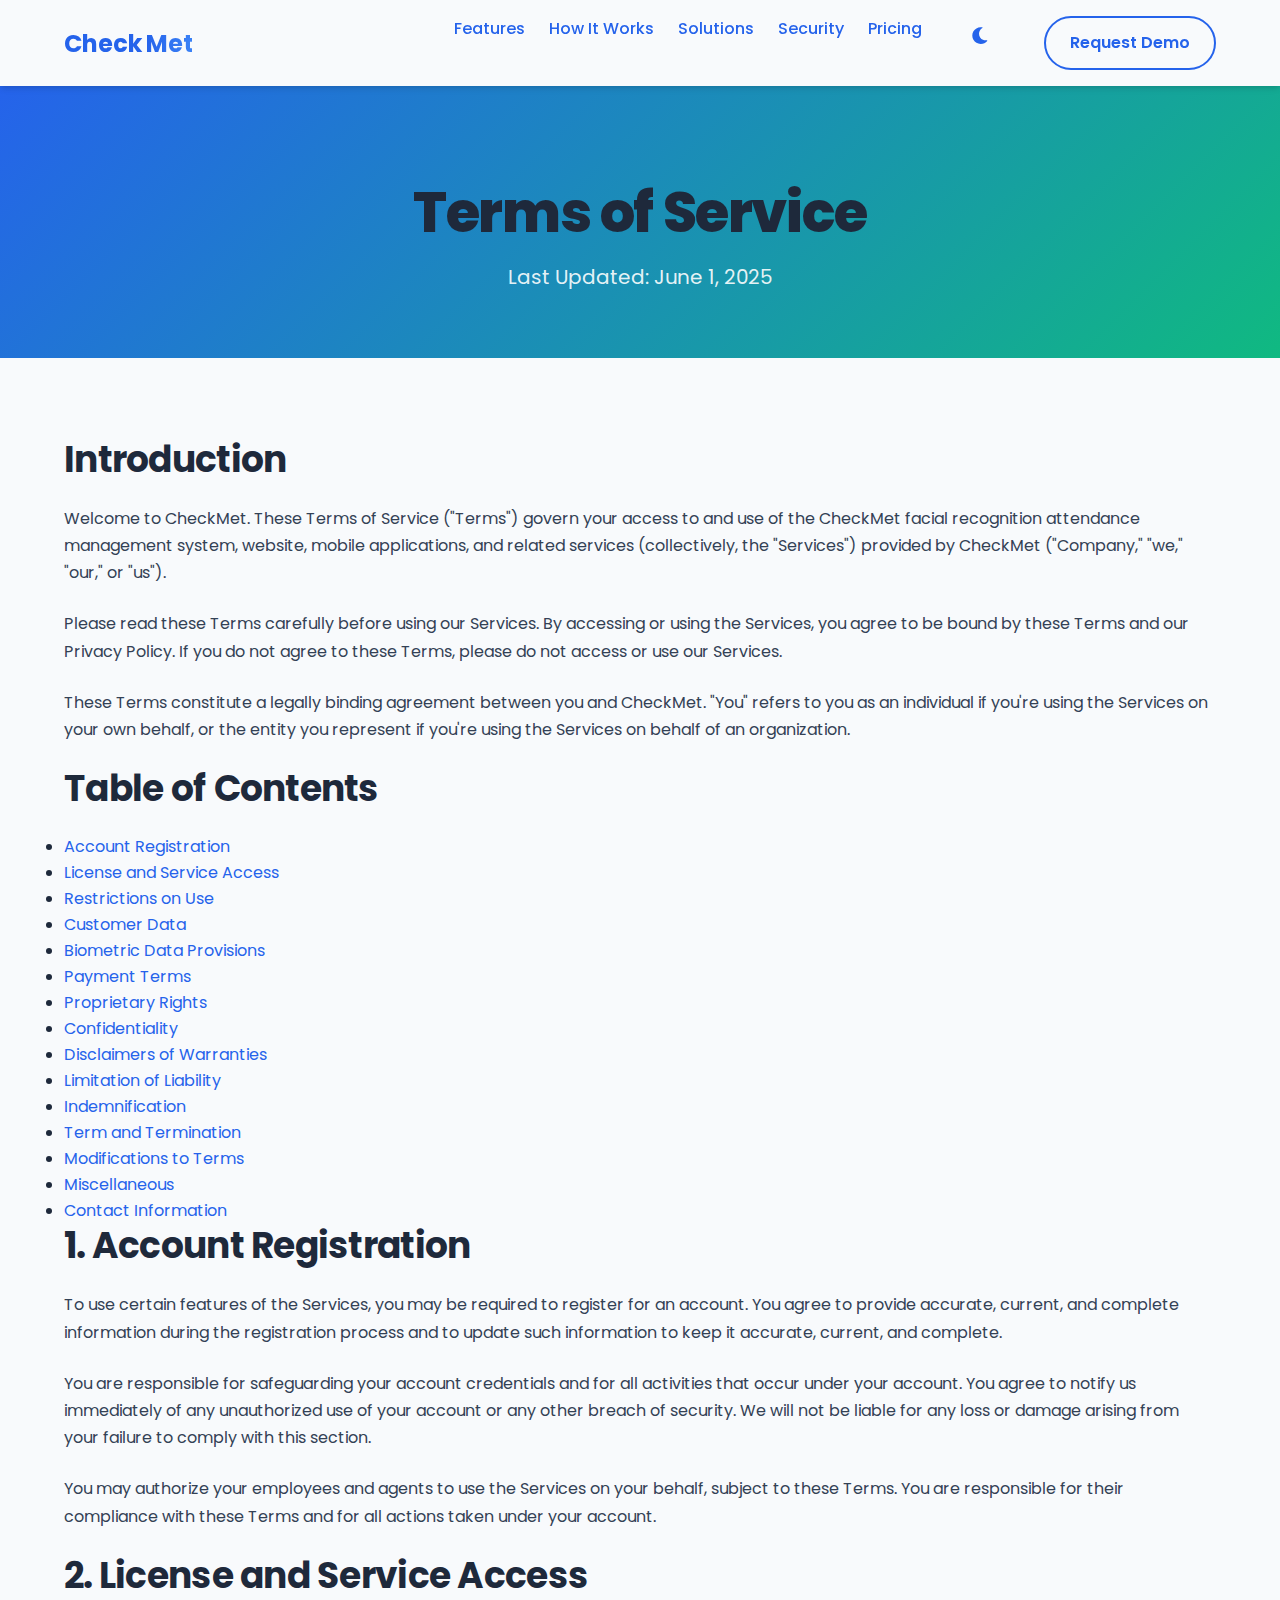
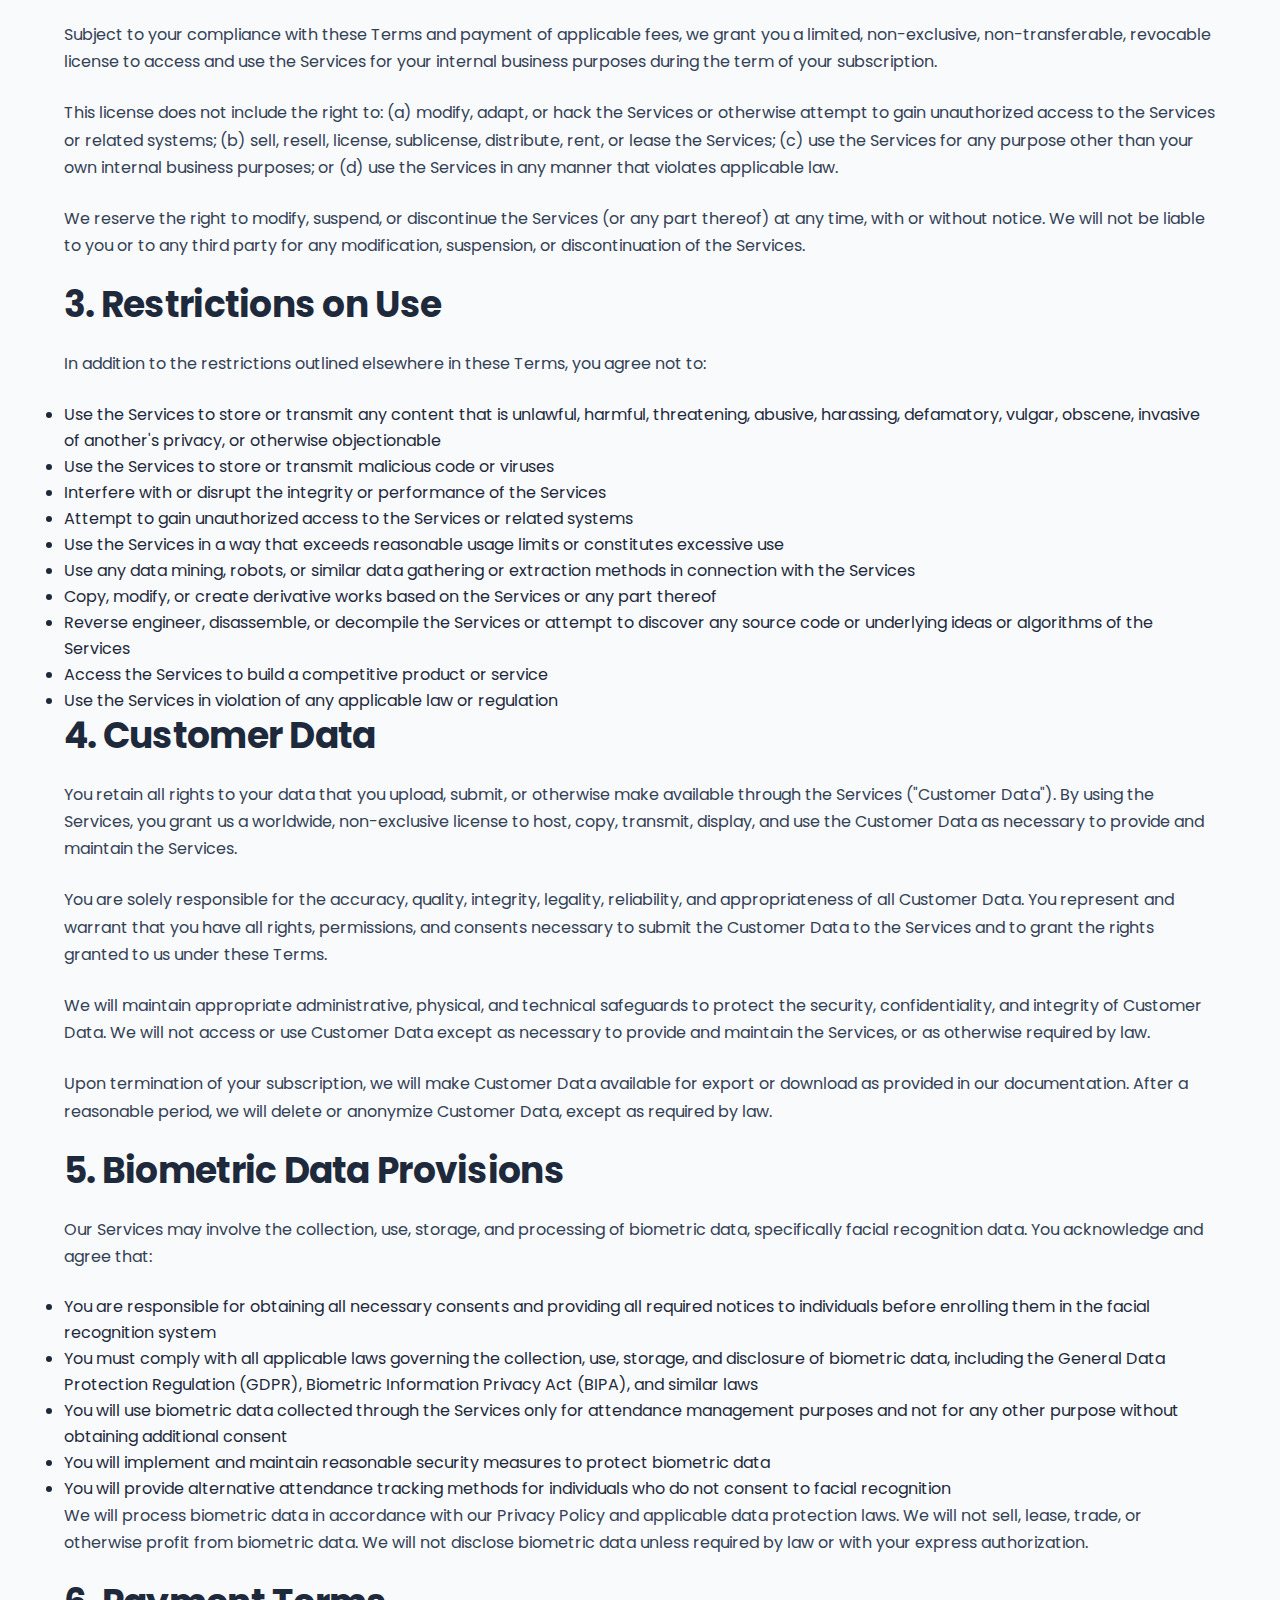
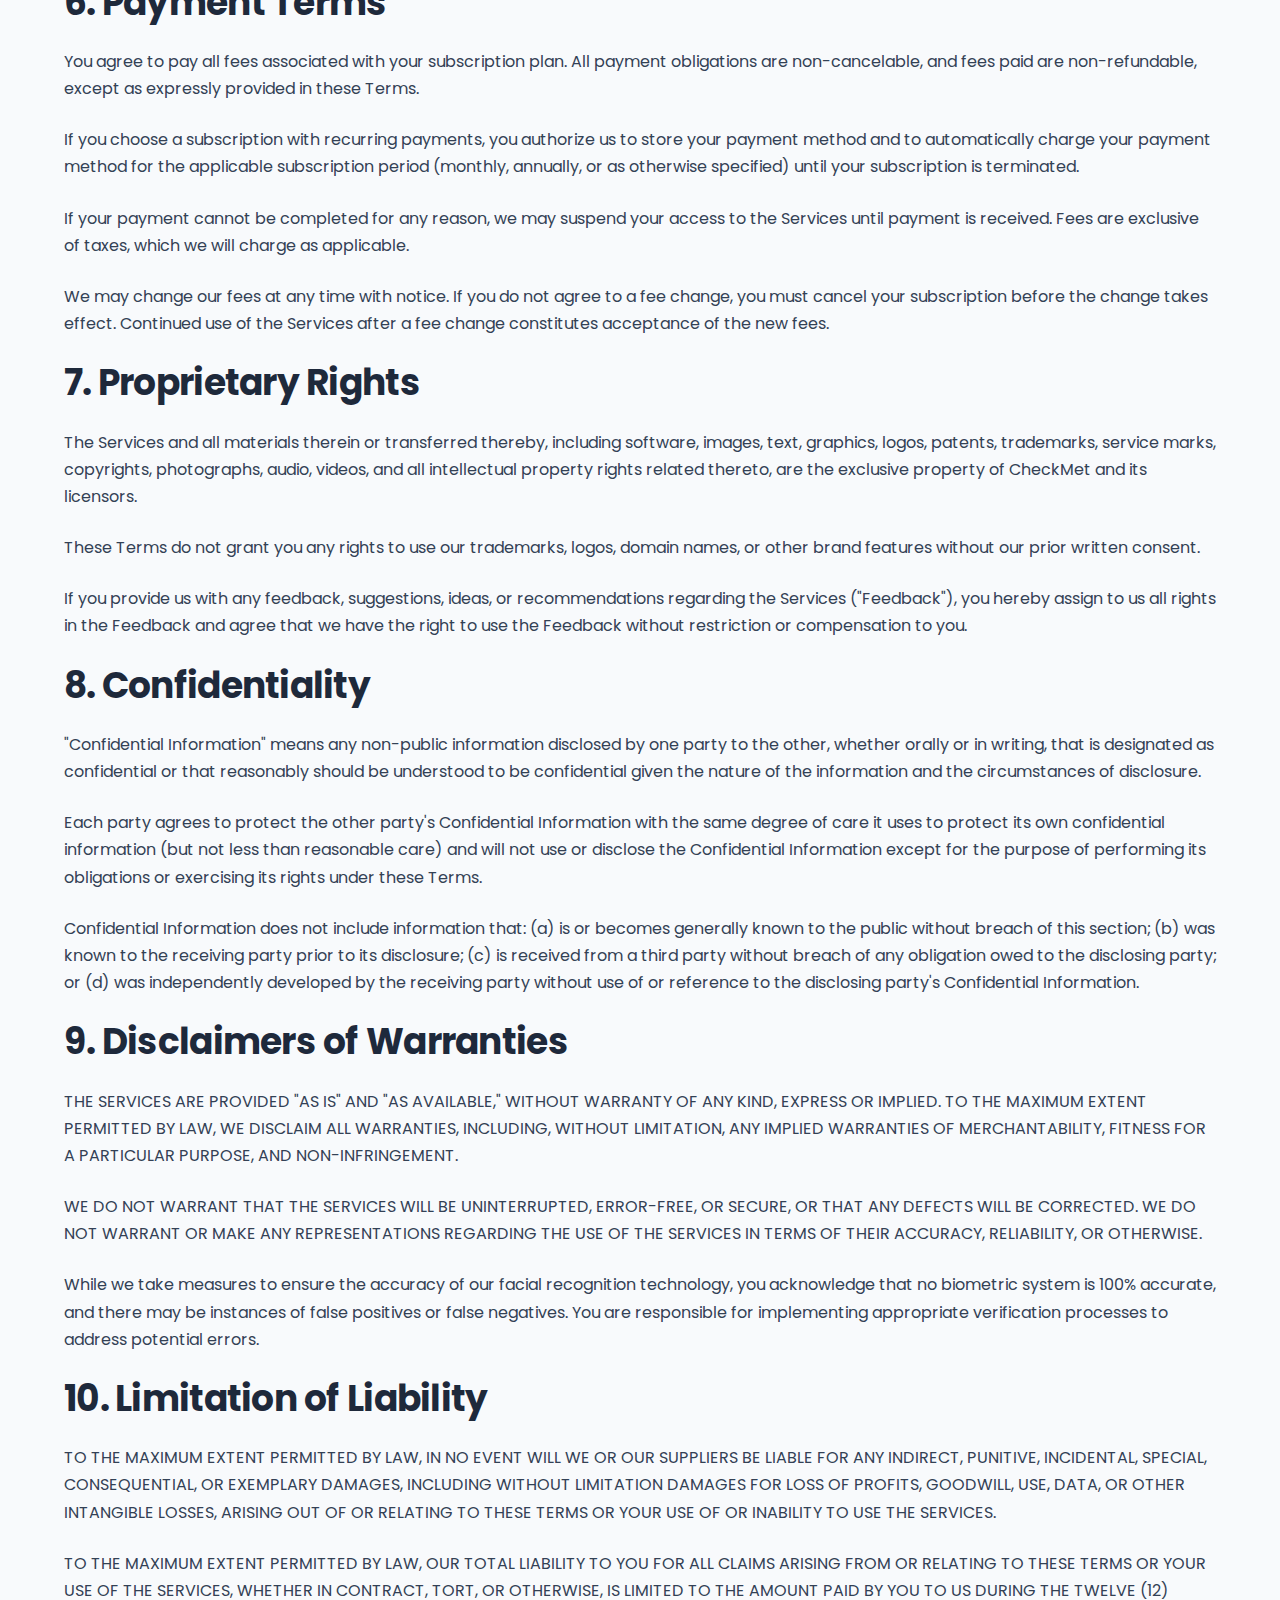
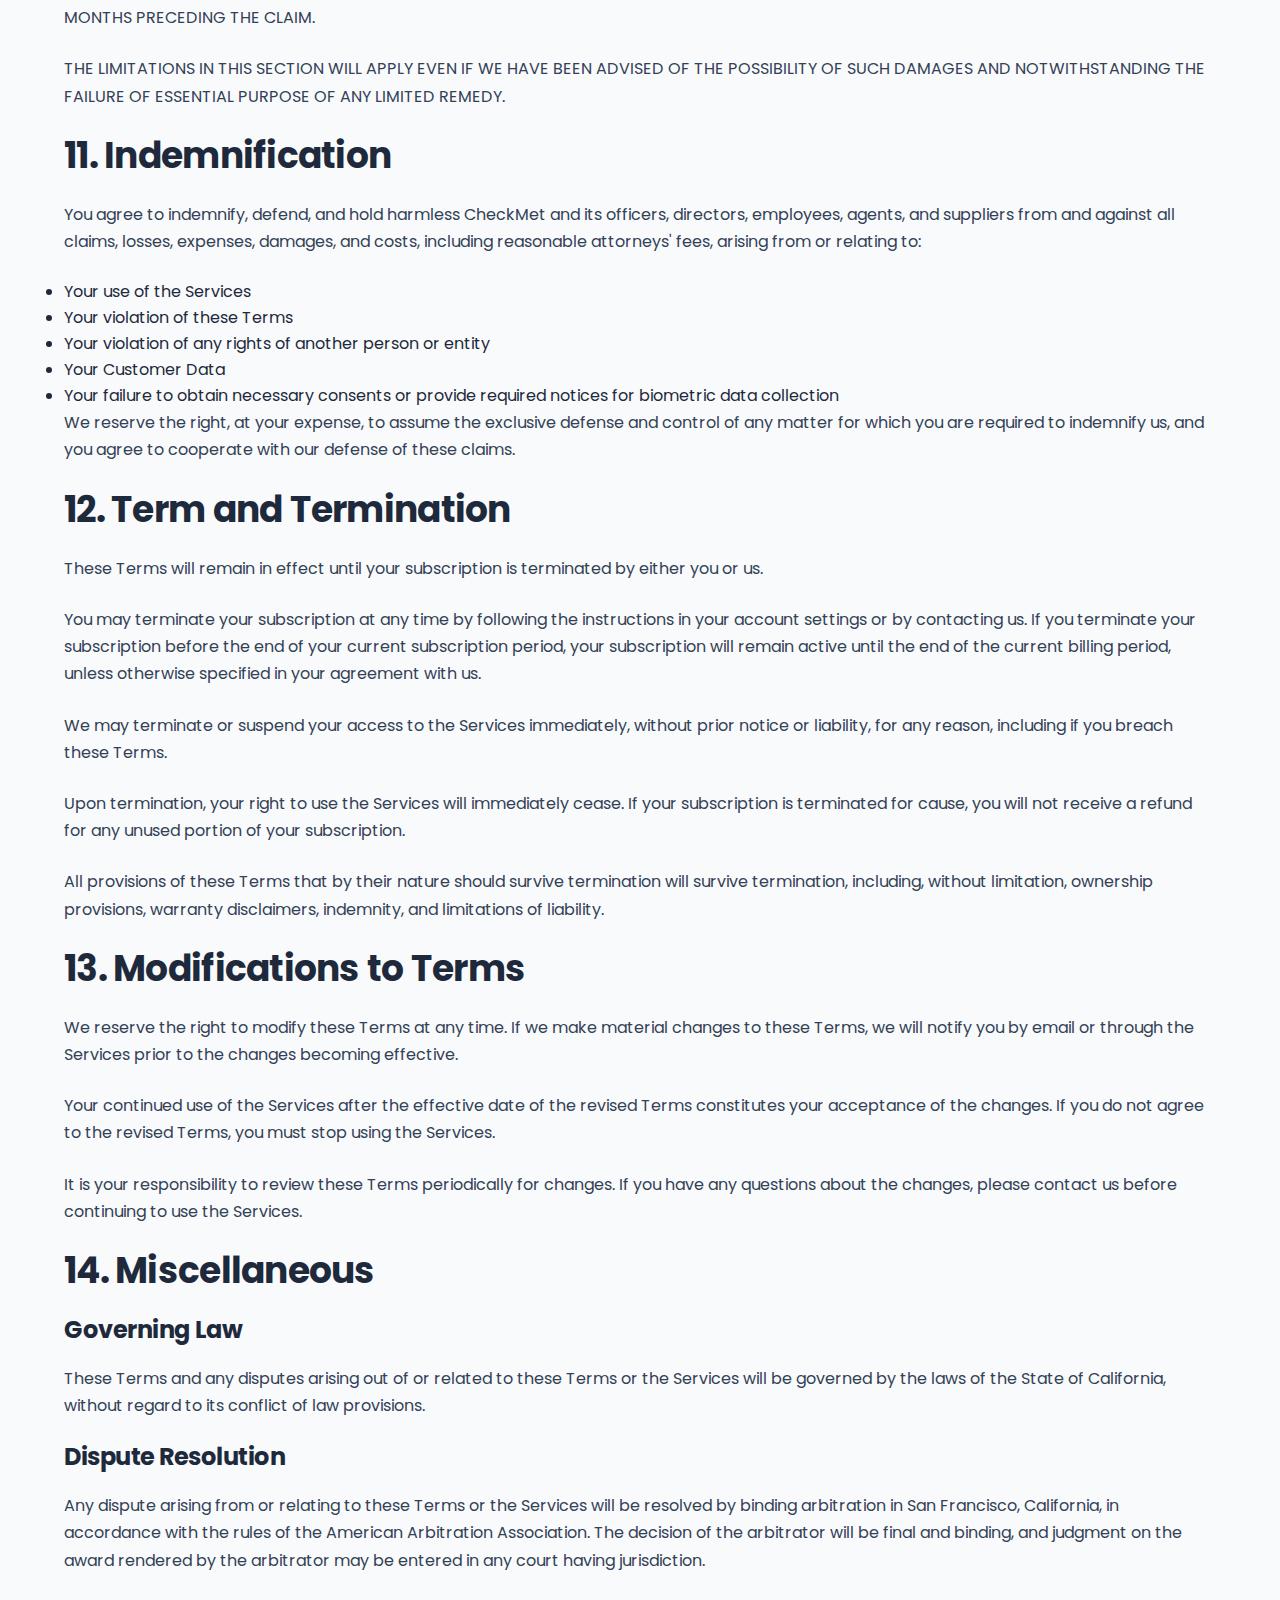
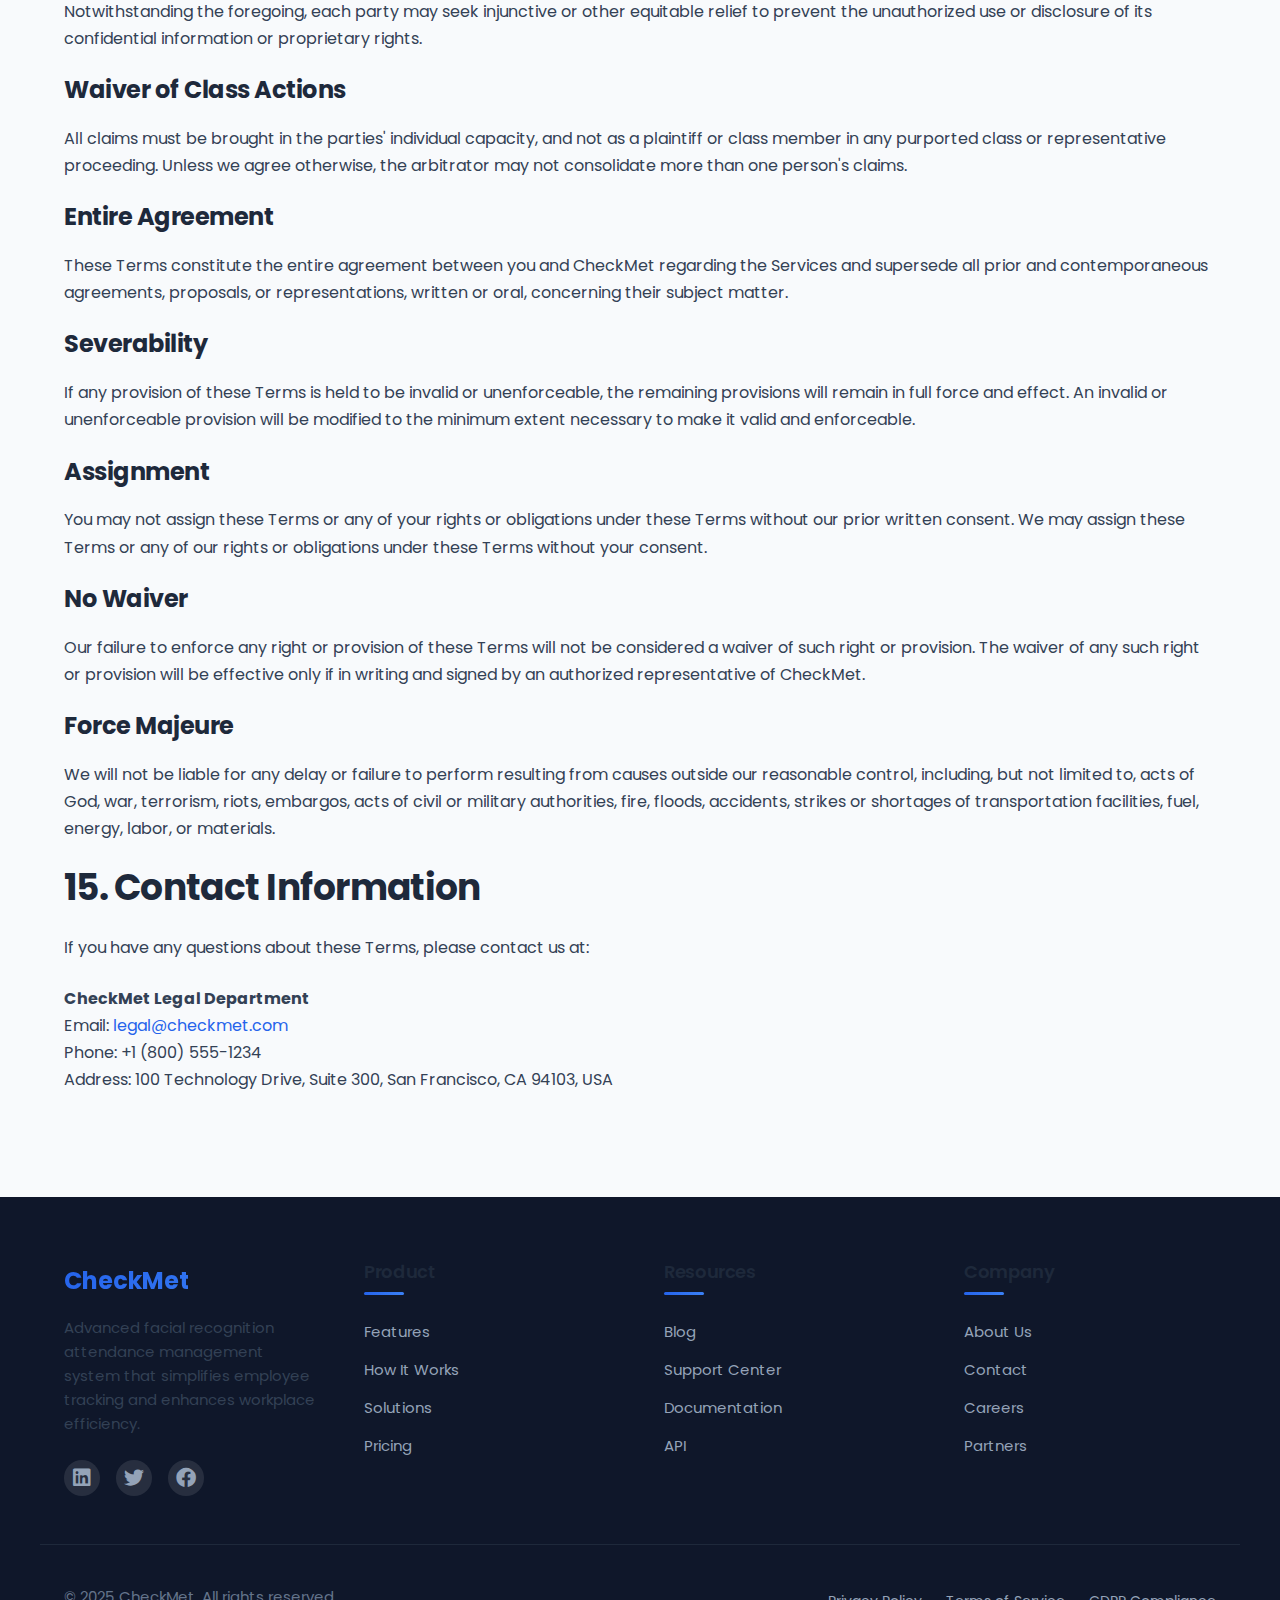
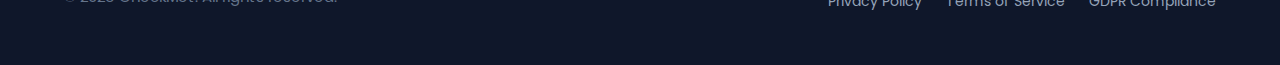
<file: terms.html>
<!DOCTYPE html>
<html lang="en">
<head>
  <meta charset="UTF-8" />
  <meta name="viewport" content="width=device-width, initial-scale=1.0"/>
  <meta name="description" content="CheckMet's Terms of Service - Learn about the terms governing your use of our facial recognition attendance management system.">
  <title>Terms of Service | CheckMet - Facial Recognition Attendance System</title>
  
  <!-- Favicon -->
  <link rel="icon" type="image/png" href="images/favicon.png">
  
  <!-- Google Fonts -->
  <link href="https://fonts.googleapis.com/css2?family=Inter:wght@400;500;600;700;800&display=swap" rel="stylesheet">
  
  <!-- Font Awesome -->
  <link rel="stylesheet" href="https://cdnjs.cloudflare.com/ajax/libs/font-awesome/6.0.0/css/all.min.css" integrity="sha512-9usAa10IRO0HhonpyAIVpjrylPvoDwiPUiKdWk5t3PyolY1cOd4DSE0Ga+ri4AuTroPR5aQvXU9xC6qOPnzFeg==" crossorigin="anonymous" referrerpolicy="no-referrer" />
  
  <!-- Custom CSS -->
  <link rel="stylesheet" href="css/styles.css">
  <link rel="stylesheet" href="css/glassmorphism.css">
  <link rel="stylesheet" href="css/theme-toggle.css">
  <link rel="stylesheet" href="css/glassmorphism.css">
  <link rel="stylesheet" href="css/theme-toggle.css">
  <link rel="stylesheet" href="css/glassmorphism.css">
  <link rel="stylesheet" href="css/theme-toggle.css">
</head>

<body class="light-theme">
  <!-- Navigation -->
  <nav class="navbar">
    <div class="navbar-container">
      <a href="index.html" class="navbar-logo">Check<span>Met</span></a>
      
      <div class="navbar-links">
        <a href="features.html" class="navbar-link">Features</a>
        <a href="how-it-works.html" class="navbar-link">How It Works</a>
        <a href="solutions.html" class="navbar-link">Solutions</a>
        <a href="security.html" class="navbar-link">Security</a>
        <a href="pricing.html" class="navbar-link">Pricing</a>
        <button id="theme-toggle" class="theme-toggle" aria-label="Toggle dark mode">
          <i class="fas fa-moon dark-icon"></i>
          <i class="fas fa-sun light-icon"></i>
        </button>
        <a href="demo.html" class="btn-demo">Request Demo</a>
      </div>
      
      <button class="mobile-menu-toggle">
        <i class="fas fa-bars"></i>
      </button>
    </div>
  </nav>
  
  <!-- Page Header -->
  <section class="page-header terms-header">
    <div class="page-header-container">
      <h1 class="page-title">Terms of Service</h1>
      <p class="page-subtitle">Last Updated: June 1, 2025</p>
    </div>
  </section>
  
  <!-- Terms Content -->
  <section class="section">
    <div class="section-container">
      <div class="terms-content">
        <div class="terms-introduction">
          <h2>Introduction</h2>
          <p>Welcome to CheckMet. These Terms of Service ("Terms") govern your access to and use of the CheckMet facial recognition attendance management system, website, mobile applications, and related services (collectively, the "Services") provided by CheckMet ("Company," "we," "our," or "us").</p>
          <p>Please read these Terms carefully before using our Services. By accessing or using the Services, you agree to be bound by these Terms and our Privacy Policy. If you do not agree to these Terms, please do not access or use our Services.</p>
          <p>These Terms constitute a legally binding agreement between you and CheckMet. "You" refers to you as an individual if you're using the Services on your own behalf, or the entity you represent if you're using the Services on behalf of an organization.</p>
        </div>
        
        <div class="terms-toc">
          <h2>Table of Contents</h2>
          <ul>
            <li><a href="#account">Account Registration</a></li>
            <li><a href="#license">License and Service Access</a></li>
            <li><a href="#restrictions">Restrictions on Use</a></li>
            <li><a href="#customer-data">Customer Data</a></li>
            <li><a href="#biometric">Biometric Data Provisions</a></li>
            <li><a href="#payment">Payment Terms</a></li>
            <li><a href="#proprietary">Proprietary Rights</a></li>
            <li><a href="#confidentiality">Confidentiality</a></li>
            <li><a href="#disclaimer">Disclaimers of Warranties</a></li>
            <li><a href="#limitations">Limitation of Liability</a></li>
            <li><a href="#indemnification">Indemnification</a></li>
            <li><a href="#termination">Term and Termination</a></li>
            <li><a href="#modifications">Modifications to Terms</a></li>
            <li><a href="#misc">Miscellaneous</a></li>
            <li><a href="#contact">Contact Information</a></li>
          </ul>
        </div>
        
        <div id="account" class="terms-section">
          <h2>1. Account Registration</h2>
          <p>To use certain features of the Services, you may be required to register for an account. You agree to provide accurate, current, and complete information during the registration process and to update such information to keep it accurate, current, and complete.</p>
          <p>You are responsible for safeguarding your account credentials and for all activities that occur under your account. You agree to notify us immediately of any unauthorized use of your account or any other breach of security. We will not be liable for any loss or damage arising from your failure to comply with this section.</p>
          <p>You may authorize your employees and agents to use the Services on your behalf, subject to these Terms. You are responsible for their compliance with these Terms and for all actions taken under your account.</p>
        </div>
        
        <div id="license" class="terms-section">
          <h2>2. License and Service Access</h2>
          <p>Subject to your compliance with these Terms and payment of applicable fees, we grant you a limited, non-exclusive, non-transferable, revocable license to access and use the Services for your internal business purposes during the term of your subscription.</p>
          <p>This license does not include the right to: (a) modify, adapt, or hack the Services or otherwise attempt to gain unauthorized access to the Services or related systems; (b) sell, resell, license, sublicense, distribute, rent, or lease the Services; (c) use the Services for any purpose other than your own internal business purposes; or (d) use the Services in any manner that violates applicable law.</p>
          <p>We reserve the right to modify, suspend, or discontinue the Services (or any part thereof) at any time, with or without notice. We will not be liable to you or to any third party for any modification, suspension, or discontinuation of the Services.</p>
        </div>
        
        <div id="restrictions" class="terms-section">
          <h2>3. Restrictions on Use</h2>
          <p>In addition to the restrictions outlined elsewhere in these Terms, you agree not to:</p>
          <ul>
            <li>Use the Services to store or transmit any content that is unlawful, harmful, threatening, abusive, harassing, defamatory, vulgar, obscene, invasive of another's privacy, or otherwise objectionable</li>
            <li>Use the Services to store or transmit malicious code or viruses</li>
            <li>Interfere with or disrupt the integrity or performance of the Services</li>
            <li>Attempt to gain unauthorized access to the Services or related systems</li>
            <li>Use the Services in a way that exceeds reasonable usage limits or constitutes excessive use</li>
            <li>Use any data mining, robots, or similar data gathering or extraction methods in connection with the Services</li>
            <li>Copy, modify, or create derivative works based on the Services or any part thereof</li>
            <li>Reverse engineer, disassemble, or decompile the Services or attempt to discover any source code or underlying ideas or algorithms of the Services</li>
            <li>Access the Services to build a competitive product or service</li>
            <li>Use the Services in violation of any applicable law or regulation</li>
          </ul>
        </div>
        
        <div id="customer-data" class="terms-section">
          <h2>4. Customer Data</h2>
          <p>You retain all rights to your data that you upload, submit, or otherwise make available through the Services ("Customer Data"). By using the Services, you grant us a worldwide, non-exclusive license to host, copy, transmit, display, and use the Customer Data as necessary to provide and maintain the Services.</p>
          <p>You are solely responsible for the accuracy, quality, integrity, legality, reliability, and appropriateness of all Customer Data. You represent and warrant that you have all rights, permissions, and consents necessary to submit the Customer Data to the Services and to grant the rights granted to us under these Terms.</p>
          <p>We will maintain appropriate administrative, physical, and technical safeguards to protect the security, confidentiality, and integrity of Customer Data. We will not access or use Customer Data except as necessary to provide and maintain the Services, or as otherwise required by law.</p>
          <p>Upon termination of your subscription, we will make Customer Data available for export or download as provided in our documentation. After a reasonable period, we will delete or anonymize Customer Data, except as required by law.</p>
        </div>
        
        <div id="biometric" class="terms-section">
          <h2>5. Biometric Data Provisions</h2>
          <p>Our Services may involve the collection, use, storage, and processing of biometric data, specifically facial recognition data. You acknowledge and agree that:</p>
          <ul>
            <li>You are responsible for obtaining all necessary consents and providing all required notices to individuals before enrolling them in the facial recognition system</li>
            <li>You must comply with all applicable laws governing the collection, use, storage, and disclosure of biometric data, including the General Data Protection Regulation (GDPR), Biometric Information Privacy Act (BIPA), and similar laws</li>
            <li>You will use biometric data collected through the Services only for attendance management purposes and not for any other purpose without obtaining additional consent</li>
            <li>You will implement and maintain reasonable security measures to protect biometric data</li>
            <li>You will provide alternative attendance tracking methods for individuals who do not consent to facial recognition</li>
          </ul>
          <p>We will process biometric data in accordance with our Privacy Policy and applicable data protection laws. We will not sell, lease, trade, or otherwise profit from biometric data. We will not disclose biometric data unless required by law or with your express authorization.</p>
        </div>
        
        <div id="payment" class="terms-section">
          <h2>6. Payment Terms</h2>
          <p>You agree to pay all fees associated with your subscription plan. All payment obligations are non-cancelable, and fees paid are non-refundable, except as expressly provided in these Terms.</p>
          <p>If you choose a subscription with recurring payments, you authorize us to store your payment method and to automatically charge your payment method for the applicable subscription period (monthly, annually, or as otherwise specified) until your subscription is terminated.</p>
          <p>If your payment cannot be completed for any reason, we may suspend your access to the Services until payment is received. Fees are exclusive of taxes, which we will charge as applicable.</p>
          <p>We may change our fees at any time with notice. If you do not agree to a fee change, you must cancel your subscription before the change takes effect. Continued use of the Services after a fee change constitutes acceptance of the new fees.</p>
        </div>
        
        <div id="proprietary" class="terms-section">
          <h2>7. Proprietary Rights</h2>
          <p>The Services and all materials therein or transferred thereby, including software, images, text, graphics, logos, patents, trademarks, service marks, copyrights, photographs, audio, videos, and all intellectual property rights related thereto, are the exclusive property of CheckMet and its licensors.</p>
          <p>These Terms do not grant you any rights to use our trademarks, logos, domain names, or other brand features without our prior written consent.</p>
          <p>If you provide us with any feedback, suggestions, ideas, or recommendations regarding the Services ("Feedback"), you hereby assign to us all rights in the Feedback and agree that we have the right to use the Feedback without restriction or compensation to you.</p>
        </div>
        
        <div id="confidentiality" class="terms-section">
          <h2>8. Confidentiality</h2>
          <p>"Confidential Information" means any non-public information disclosed by one party to the other, whether orally or in writing, that is designated as confidential or that reasonably should be understood to be confidential given the nature of the information and the circumstances of disclosure.</p>
          <p>Each party agrees to protect the other party's Confidential Information with the same degree of care it uses to protect its own confidential information (but not less than reasonable care) and will not use or disclose the Confidential Information except for the purpose of performing its obligations or exercising its rights under these Terms.</p>
          <p>Confidential Information does not include information that: (a) is or becomes generally known to the public without breach of this section; (b) was known to the receiving party prior to its disclosure; (c) is received from a third party without breach of any obligation owed to the disclosing party; or (d) was independently developed by the receiving party without use of or reference to the disclosing party's Confidential Information.</p>
        </div>
        
        <div id="disclaimer" class="terms-section">
          <h2>9. Disclaimers of Warranties</h2>
          <p>THE SERVICES ARE PROVIDED "AS IS" AND "AS AVAILABLE," WITHOUT WARRANTY OF ANY KIND, EXPRESS OR IMPLIED. TO THE MAXIMUM EXTENT PERMITTED BY LAW, WE DISCLAIM ALL WARRANTIES, INCLUDING, WITHOUT LIMITATION, ANY IMPLIED WARRANTIES OF MERCHANTABILITY, FITNESS FOR A PARTICULAR PURPOSE, AND NON-INFRINGEMENT.</p>
          <p>WE DO NOT WARRANT THAT THE SERVICES WILL BE UNINTERRUPTED, ERROR-FREE, OR SECURE, OR THAT ANY DEFECTS WILL BE CORRECTED. WE DO NOT WARRANT OR MAKE ANY REPRESENTATIONS REGARDING THE USE OF THE SERVICES IN TERMS OF THEIR ACCURACY, RELIABILITY, OR OTHERWISE.</p>
          <p>While we take measures to ensure the accuracy of our facial recognition technology, you acknowledge that no biometric system is 100% accurate, and there may be instances of false positives or false negatives. You are responsible for implementing appropriate verification processes to address potential errors.</p>
        </div>
        
        <div id="limitations" class="terms-section">
          <h2>10. Limitation of Liability</h2>
          <p>TO THE MAXIMUM EXTENT PERMITTED BY LAW, IN NO EVENT WILL WE OR OUR SUPPLIERS BE LIABLE FOR ANY INDIRECT, PUNITIVE, INCIDENTAL, SPECIAL, CONSEQUENTIAL, OR EXEMPLARY DAMAGES, INCLUDING WITHOUT LIMITATION DAMAGES FOR LOSS OF PROFITS, GOODWILL, USE, DATA, OR OTHER INTANGIBLE LOSSES, ARISING OUT OF OR RELATING TO THESE TERMS OR YOUR USE OF OR INABILITY TO USE THE SERVICES.</p>
          <p>TO THE MAXIMUM EXTENT PERMITTED BY LAW, OUR TOTAL LIABILITY TO YOU FOR ALL CLAIMS ARISING FROM OR RELATING TO THESE TERMS OR YOUR USE OF THE SERVICES, WHETHER IN CONTRACT, TORT, OR OTHERWISE, IS LIMITED TO THE AMOUNT PAID BY YOU TO US DURING THE TWELVE (12) MONTHS PRECEDING THE CLAIM.</p>
          <p>THE LIMITATIONS IN THIS SECTION WILL APPLY EVEN IF WE HAVE BEEN ADVISED OF THE POSSIBILITY OF SUCH DAMAGES AND NOTWITHSTANDING THE FAILURE OF ESSENTIAL PURPOSE OF ANY LIMITED REMEDY.</p>
        </div>
        
        <div id="indemnification" class="terms-section">
          <h2>11. Indemnification</h2>
          <p>You agree to indemnify, defend, and hold harmless CheckMet and its officers, directors, employees, agents, and suppliers from and against all claims, losses, expenses, damages, and costs, including reasonable attorneys' fees, arising from or relating to:</p>
          <ul>
            <li>Your use of the Services</li>
            <li>Your violation of these Terms</li>
            <li>Your violation of any rights of another person or entity</li>
            <li>Your Customer Data</li>
            <li>Your failure to obtain necessary consents or provide required notices for biometric data collection</li>
          </ul>
          <p>We reserve the right, at your expense, to assume the exclusive defense and control of any matter for which you are required to indemnify us, and you agree to cooperate with our defense of these claims.</p>
        </div>
        
        <div id="termination" class="terms-section">
          <h2>12. Term and Termination</h2>
          <p>These Terms will remain in effect until your subscription is terminated by either you or us.</p>
          <p>You may terminate your subscription at any time by following the instructions in your account settings or by contacting us. If you terminate your subscription before the end of your current subscription period, your subscription will remain active until the end of the current billing period, unless otherwise specified in your agreement with us.</p>
          <p>We may terminate or suspend your access to the Services immediately, without prior notice or liability, for any reason, including if you breach these Terms.</p>
          <p>Upon termination, your right to use the Services will immediately cease. If your subscription is terminated for cause, you will not receive a refund for any unused portion of your subscription.</p>
          <p>All provisions of these Terms that by their nature should survive termination will survive termination, including, without limitation, ownership provisions, warranty disclaimers, indemnity, and limitations of liability.</p>
        </div>
        
        <div id="modifications" class="terms-section">
          <h2>13. Modifications to Terms</h2>
          <p>We reserve the right to modify these Terms at any time. If we make material changes to these Terms, we will notify you by email or through the Services prior to the changes becoming effective.</p>
          <p>Your continued use of the Services after the effective date of the revised Terms constitutes your acceptance of the changes. If you do not agree to the revised Terms, you must stop using the Services.</p>
          <p>It is your responsibility to review these Terms periodically for changes. If you have any questions about the changes, please contact us before continuing to use the Services.</p>
        </div>
        
        <div id="misc" class="terms-section">
          <h2>14. Miscellaneous</h2>
          
          <h3>Governing Law</h3>
          <p>These Terms and any disputes arising out of or related to these Terms or the Services will be governed by the laws of the State of California, without regard to its conflict of law provisions.</p>
          
          <h3>Dispute Resolution</h3>
          <p>Any dispute arising from or relating to these Terms or the Services will be resolved by binding arbitration in San Francisco, California, in accordance with the rules of the American Arbitration Association. The decision of the arbitrator will be final and binding, and judgment on the award rendered by the arbitrator may be entered in any court having jurisdiction.</p>
          <p>Notwithstanding the foregoing, each party may seek injunctive or other equitable relief to prevent the unauthorized use or disclosure of its confidential information or proprietary rights.</p>
          
          <h3>Waiver of Class Actions</h3>
          <p>All claims must be brought in the parties' individual capacity, and not as a plaintiff or class member in any purported class or representative proceeding. Unless we agree otherwise, the arbitrator may not consolidate more than one person's claims.</p>
          
          <h3>Entire Agreement</h3>
          <p>These Terms constitute the entire agreement between you and CheckMet regarding the Services and supersede all prior and contemporaneous agreements, proposals, or representations, written or oral, concerning their subject matter.</p>
          
          <h3>Severability</h3>
          <p>If any provision of these Terms is held to be invalid or unenforceable, the remaining provisions will remain in full force and effect. An invalid or unenforceable provision will be modified to the minimum extent necessary to make it valid and enforceable.</p>
          
          <h3>Assignment</h3>
          <p>You may not assign these Terms or any of your rights or obligations under these Terms without our prior written consent. We may assign these Terms or any of our rights or obligations under these Terms without your consent.</p>
          
          <h3>No Waiver</h3>
          <p>Our failure to enforce any right or provision of these Terms will not be considered a waiver of such right or provision. The waiver of any such right or provision will be effective only if in writing and signed by an authorized representative of CheckMet.</p>
          
          <h3>Force Majeure</h3>
          <p>We will not be liable for any delay or failure to perform resulting from causes outside our reasonable control, including, but not limited to, acts of God, war, terrorism, riots, embargos, acts of civil or military authorities, fire, floods, accidents, strikes or shortages of transportation facilities, fuel, energy, labor, or materials.</p>
        </div>
        
        <div id="contact" class="terms-section">
          <h2>15. Contact Information</h2>
          <p>If you have any questions about these Terms, please contact us at:</p>
          
          <div class="contact-details">
            <p><strong>CheckMet Legal Department</strong><br>
            Email: <a href="mailto:legal@checkmet.com">legal@checkmet.com</a><br>
            Phone: +1 (800) 555-1234<br>
            Address: 100 Technology Drive, Suite 300, San Francisco, CA 94103, USA</p>
          </div>
        </div>
      </div>
    </div>
  </section>
  
  <!-- Footer -->
  <footer class="footer">
    <div class="footer-container">
      <div>
        <a href="index.html" class="footer-logo">CheckMet</a>
        <p>Advanced facial recognition attendance management system that simplifies employee tracking and enhances workplace efficiency.</p>
        
        <div class="footer-social">
          <a href="#" class="footer-social-link"><i class="fab fa-linkedin"></i></a>
          <a href="#" class="footer-social-link"><i class="fab fa-twitter"></i></a>
          <a href="#" class="footer-social-link"><i class="fab fa-facebook"></i></a>
        </div>
      </div>
      
      <div>
        <h3 class="footer-column-title">Product</h3>
        <ul class="footer-links">
          <li class="footer-link"><a href="features.html">Features</a></li>
          <li class="footer-link"><a href="how-it-works.html">How It Works</a></li>
          <li class="footer-link"><a href="solutions.html">Solutions</a></li>
          <li class="footer-link"><a href="pricing.html">Pricing</a></li>
        </ul>
      </div>
      
      <div>
        <h3 class="footer-column-title">Resources</h3>
        <ul class="footer-links">
          <li class="footer-link"><a href="#">Blog</a></li>
          <li class="footer-link"><a href="#">Support Center</a></li>
          <li class="footer-link"><a href="#">Documentation</a></li>
          <li class="footer-link"><a href="#">API</a></li>
        </ul>
      </div>
      
      <div>
        <h3 class="footer-column-title">Company</h3>
        <ul class="footer-links">
          <li class="footer-link"><a href="about.html">About Us</a></li>
          <li class="footer-link"><a href="contact.html">Contact</a></li>
          <li class="footer-link"><a href="careers.html">Careers</a></li>
          <li class="footer-link"><a href="partners.html">Partners</a></li>
        </ul>
      </div>
    </div>
    
    <div class="footer-bottom">
      <p class="footer-copyright">&copy; 2025 CheckMet. All rights reserved.</p>
      
      <div class="footer-legal">
        <a href="privacy.html" class="footer-legal-link">Privacy Policy</a>
        <a href="terms.html" class="footer-legal-link active">Terms of Service</a>
        <a href="gdpr.html" class="footer-legal-link">GDPR Compliance</a>
      </div>
    </div>
  </footer>
  
  <!-- JavaScript -->
  <script src="js/main.js"></script>
  <!-- Theme Switcher -->
  <script src="js/dark-mode-fix.js"></script>
</body>
</html>
</file>
<file: css/styles.css>
/* CheckMet - Main Stylesheet
   Modern, professional styling for CheckMet Facial Recognition Attendance System
   Created: April 2025
*/

@import url('https://fonts.googleapis.com/css2?family=Poppins:wght@300;400;500;600;700;800&display=swap');

:root {
  /* Color palette */
  --primary: #2563eb;
  --primary-dark: #1e40af;
  --primary-light: #60a5fa;
  --secondary: #10b981;
  --secondary-dark: #059669;
  --success: #10b981;
  --danger: #ef4444;
  --warning: #f59e0b;
  --info: #3b82f6;
  
  /* Neutral colors */
  --neutral-50: #f8fafc;
  --neutral-100: #f1f5f9;
  --neutral-200: #e2e8f0;
  --neutral-300: #cbd5e1;
  --neutral-400: #94a3b8;
  --neutral-500: #64748b;
  --neutral-600: #475569;
  --neutral-700: #334155;
  --neutral-800: #1e293b;
  --neutral-900: #0f172a;
  
  /* Typography */
  --font-sans: 'Poppins', 'Inter', -apple-system, BlinkMacSystemFont, 'Segoe UI', Roboto, Oxygen, Ubuntu, Cantarell, 'Open Sans', 'Helvetica Neue', sans-serif;
  
  /* Typography scale */
  --text-xs: 0.75rem;   /* 12px */
  --text-sm: 0.875rem;  /* 14px */
  --text-base: 1rem;    /* 16px */
  --text-lg: 1.125rem;  /* 18px */
  --text-xl: 1.25rem;   /* 20px */
  --text-2xl: 1.5rem;   /* 24px */
  --text-3xl: 1.875rem; /* 30px */
  --text-4xl: 2.25rem;  /* 36px */
  --text-5xl: 3rem;     /* 48px */
  --text-6xl: 3.75rem;  /* 60px */
  
  /* Line heights */
  --leading-none: 1;
  --leading-tight: 1.25;
  --leading-snug: 1.375;
  --leading-normal: 1.5;
  --leading-relaxed: 1.625;
  --leading-loose: 2;
  
  /* Spacing */
  --space-xs: 0.5rem;
  --space-sm: 0.75rem;
  --space-md: 1rem;
  --space-lg: 1.5rem;
  --space-xl: 2rem;
  --space-2xl: 3rem;
  --space-3xl: 4rem;
  
  /* Border radius */
  --radius-sm: 0.25rem;
  --radius-md: 0.5rem;
  --radius-lg: 1rem;
  --radius-xl: 1.5rem;
  --radius-2xl: 2rem;
  --radius-full: 9999px;
  
  /* Shadows */
  --shadow-sm: 0 1px 2px 0 rgba(0, 0, 0, 0.05);
  --shadow-md: 0 4px 6px -1px rgba(0, 0, 0, 0.1), 0 2px 4px -1px rgba(0, 0, 0, 0.06);
  --shadow-lg: 0 10px 15px -3px rgba(0, 0, 0, 0.1), 0 4px 6px -2px rgba(0, 0, 0, 0.05);
  --shadow-xl: 0 20px 25px -5px rgba(0, 0, 0, 0.1), 0 10px 10px -5px rgba(0, 0, 0, 0.04);
}

/* Base styles */
* {
  box-sizing: border-box;
  margin: 0;
  padding: 0;
}

html {
  font-size: 16px;
  scroll-behavior: smooth;
  scroll-padding-top: 80px;
}

body {
  font-family: var(--font-sans);
  font-size: var(--text-base);
  line-height: var(--leading-relaxed);
  color: var(--neutral-800);
  overflow-x: hidden;
  -webkit-font-smoothing: antialiased;
  -moz-osx-font-smoothing: grayscale;
  text-rendering: optimizeLegibility;
}

a {
  color: var(--primary);
  text-decoration: none;
  transition: color 0.3s ease;
}

a:hover {
  color: var(--primary-dark);
}

/* Typography */
h1, h2, h3, h4, h5, h6 {
  font-weight: 700;
  line-height: 1.2;
  margin-bottom: 1.5rem;
  color: var(--neutral-900);
  letter-spacing: -0.02em;
}

h1 {
  font-size: var(--text-5xl);
  font-weight: 800;
  line-height: 1.1;
  letter-spacing: -0.025em;
}

h2 {
  font-size: var(--text-4xl);
  margin-bottom: 1.5rem;
}

h3 {
  font-size: var(--text-2xl);
  margin-bottom: 1.25rem;
  color: var(--neutral-800);
}

p {
  margin-bottom: 1.5rem;
  line-height: 1.7;
  color: var(--neutral-700);
}

img {
  max-width: 100%;
  height: auto;
  display: block;
}

button, .btn {
  display: inline-block;
  font-weight: 600;
  text-align: center;
  vertical-align: middle;
  cursor: pointer;
  padding: 0.75rem 1.5rem;
  font-size: 1rem;
  line-height: 1.5;
  border-radius: var(--radius-full);
  transition: all 0.3s ease;
  border: none;
}

/* Navbar */
.navbar {
  padding: 1rem 0;
  position: sticky;
  top: 0;
  z-index: 1000;
  box-shadow: var(--shadow-md);
}

.navbar-container {
  display: flex;
  justify-content: space-between;
  align-items: center;
  max-width: 1200px;
  margin: 0 auto;
  padding: 0 1.5rem;
}

.navbar-logo {
  font-size: 1.5rem;
  font-weight: 700;
  color: var(--primary);
  display: flex;
  align-items: center;
}

.navbar-logo span {
  background: linear-gradient(90deg, var(--primary) 0%, var(--primary-light) 100%);
  -webkit-background-clip: text;
  background-clip: text;
  -webkit-text-fill-color: transparent;
  margin-left: 0.25rem;
}

.navbar-links {
  display: flex;
  gap: 1.5rem;
}

.navbar-link {
  color: var(--primary);
  font-weight: 500;
  transition: color 0.3s ease;
  position: relative;
}

.navbar-link:hover {
  color: var(--primary-dark);
}

.navbar-link::after {
  content: '';
  position: absolute;
  bottom: -5px;
  left: 0;
  width: 0;
  height: 2px;
  background-color: var(--primary);
  transition: width 0.3s ease;
}

.navbar-link:hover::after {
  width: 100%;
}

.btn-primary {
  background-color: var(--primary);
  color: white;
  box-shadow: var(--shadow-md);
}

.btn-primary:hover {
  background-color: var(--primary-dark);
  transform: translateY(-3px);
  box-shadow: var(--shadow-lg);
}

.btn-secondary {
  background-color: white;
  color: var(--primary);
  border: 2px solid var(--primary);
}

.btn-secondary:hover {
  background-color: var(--neutral-100);
  transform: translateY(-3px);
  box-shadow: var(--shadow-md);
}

.btn-demo {
  color: var(--primary);
  font-weight: 600;
  padding: 0.75rem 1.5rem;
  border-radius: var(--radius-full);
  margin-left: 1rem;
  transition: all 0.3s ease;
  border: 2px solid var(--primary);
  background-color: transparent;
}

.btn-demo:hover {
  background-color: var(--primary);
  color: white;
  transform: translateY(-3px);
  box-shadow: var(--shadow-lg);
}

/* Mobile menu */
.mobile-menu-toggle {
  display: none;
  background: none;
  border: none;
  color: white;
  font-size: 1.5rem;
  cursor: pointer;
}

/* Header/Hero section */
.hero {
  background: linear-gradient(90deg, var(--neutral-900) 60%, var(--primary) 100%);
  color: white;
  padding: 5rem 0 4rem;
  position: relative;
  overflow: hidden;
}

.hero::before {
  content: "";
  position: absolute;
  top: 0;
  left: 0;
  width: 100%;
  height: 100%;
  background-image: url('../images/pattern.svg');
  background-size: cover;
  opacity: 0.1;
  pointer-events: none;
}

.hero-container {
  max-width: 1200px;
  margin: 0 auto;
  padding: 0 1.5rem;
  position: relative;
  z-index: 1;
  display: flex;
  flex-direction: column;
  align-items: center;
  text-align: center;
}

.hero-title {
  font-size: 3.5rem;
  font-weight: 800;
  margin-bottom: 1.5rem;
  line-height: 1.1;
  letter-spacing: -0.025em;
  max-width: 800px;
}

.hero-subtitle {
  font-size: 1.25rem;
  max-width: 700px;
  margin-bottom: 2.5rem;
  opacity: 0.9;
}

.hero-buttons {
  display: flex;
  gap: 1rem;
  margin-bottom: 3rem;
}

.hero-features {
  display: flex;
  justify-content: center;
  gap: 3rem;
  margin-top: 3rem;
  flex-wrap: wrap;
}

.hero-feature {
  display: flex;
  flex-direction: column;
  align-items: center;
  max-width: 200px;
}

.hero-feature-icon {
  width: 3.5rem;
  height: 3.5rem;
  margin-bottom: 1rem;
  color: var(--primary-light);
}

.hero-feature-title {
  font-weight: 600;
  margin-bottom: 0.5rem;
}

.hero-feature-text {
  font-size: 0.875rem;
  opacity: 0.8;
  text-align: center;
}

/* Sections */
.section {
  padding: 5rem 0;
}

.section-container {
  max-width: 1200px;
  margin: 0 auto;
  padding: 0 1.5rem;
}

.section-title {
  font-size: 2.5rem;
  font-weight: 700;
  margin-bottom: 1rem;
  text-align: center;
  color: var(--primary);
}

.section-subtitle {
  font-size: 1.25rem;
  max-width: 700px;
  margin: 0 auto 3rem;
  text-align: center;
  color: var(--neutral-600);
}

/* Features grid */
.features-grid {
  display: grid;
  grid-template-columns: repeat(auto-fit, minmax(300px, 1fr));
  gap: 2.5rem;
  margin-top: 3rem;
}

.feature-card {
  background: white;
  border-radius: var(--radius-lg);
  box-shadow: var(--shadow-md);
  padding: 2rem;
  transition: transform 0.3s ease, box-shadow 0.3s ease, border-color 0.3s ease;
  border: 1px solid var(--neutral-200);
  display: flex;
  flex-direction: column;
  align-items: center;
  text-align: center;
}

.feature-card:hover {
  transform: translateY(-10px);
  box-shadow: var(--shadow-lg);
  border-color: var(--primary);
}

.feature-icon {
  width: 3rem;
  height: 3rem;
  color: var(--primary);
  margin-bottom: 1.5rem;
}

.feature-title {
  font-size: 1.25rem;
  font-weight: 600;
  margin-bottom: 1rem;
}

.feature-description {
  color: var(--neutral-600);
}

/* Page Header */
.page-header {
  background: linear-gradient(135deg, var(--primary) 0%, var(--secondary) 100%);
  color: white;
  padding: 6rem 0 4rem;
  text-align: center;
}

.page-header-container {
  max-width: 800px;
  margin: 0 auto;
  padding: 0 1.5rem;
}

.page-title {
  font-size: 3.5rem;
  font-weight: 800;
  margin-bottom: 1rem;
  color: white;
  text-align: center;
}

.page-subtitle {
  font-size: 1.25rem;
  font-weight: 400;
  color: rgba(255, 255, 255, 0.9);
  max-width: 700px;
  margin: 0 auto;
  text-align: center;
}

/* Pricing Section */
.pricing-toggle-section {
  padding: 1rem 0 2rem;
  text-align: center;
}

.pricing-toggle-container {
  max-width: 1200px;
  margin: 0 auto;
  padding: 0 1.5rem;
  display: grid;
  grid-template-columns: repeat(3, 1fr);
}

/* This aligns the toggle with the Standard plan */
.pricing-toggle {
  grid-column: 1;
  justify-self: center;
  display: inline-flex;
  align-items: center;
  background-color: var(--neutral-100);
  border-radius: 30px;
  padding: 0.5rem;
  box-shadow: var(--shadow-sm);
}



.pricing-toggle-option {
  padding: 0.5rem 1rem;
  cursor: pointer;
  font-weight: 500;
  color: var(--neutral-600);
  transition: all 0.3s ease;
  border-radius: 25px;
  user-select: none;
}

.pricing-toggle-option.active {
  color: var(--primary);
  font-weight: 600;
}

.switch {
  position: relative;
  display: inline-block;
  width: 50px;
  height: 26px;
  margin: 0 0.5rem;
}

.switch input {
  opacity: 0;
  width: 0;
  height: 0;
}

.slider {
  position: absolute;
  cursor: pointer;
  top: 0;
  left: 0;
  right: 0;
  bottom: 0;
  background-color: var(--neutral-300);
  transition: .4s;
  border-radius: 34px;
}

.slider:before {
  position: absolute;
  content: "";
  height: 18px;
  width: 18px;
  left: 4px;
  bottom: 4px;
  background-color: white;
  transition: .4s;
  border-radius: 50%;
}

input:checked + .slider {
  background-color: var(--primary);
}

input:checked + .slider:before {
  transform: translateX(24px);
}

.save-badge {
  background-color: var(--success);
  color: white;
  font-size: 0.75rem;
  padding: 0.15rem 0.5rem;
  border-radius: 12px;
  margin-left: 0.5rem;
  font-weight: 600;
}

/* Pricing Plans */
.pricing-plans {
  display: grid;
  grid-template-columns: repeat(auto-fit, minmax(300px, 1fr));
  gap: 2rem;
  margin-top: 2rem;
  max-width: 1200px;
  margin: 0 auto;
}

.pricing-plan {
  background-color: white;
  border-radius: var(--radius-lg);
  box-shadow: var(--shadow-md);
  overflow: hidden;
  transition: all 0.3s ease;
  border: 1px solid var(--neutral-200);
  display: flex;
  flex-direction: column;
  position: relative;
}

.pricing-plan:hover {
  transform: translateY(-5px);
  box-shadow: var(--shadow-lg);
  border-color: var(--primary-light);
}

.pricing-plan.highlighted {
  border: 2px solid var(--primary);
  transform: scale(1.02);
  box-shadow: var(--shadow-lg);
  z-index: 1;
}

.pricing-plan-badge {
  position: absolute;
  top: 12px;
  right: 12px;
  background-color: var(--primary);
  color: white;
  font-size: 0.75rem;
  font-weight: 600;
  padding: 0.25rem 0.75rem;
  border-radius: 12px;
}

.pricing-plan-header {
  padding: 2rem;
  text-align: center;
  border-bottom: 1px solid var(--neutral-200);
}

.pricing-plan-title {
  font-size: 1.5rem;
  font-weight: 700;
  margin-bottom: 0.5rem;
  color: var(--neutral-900);
}

.pricing-plan-subtitle {
  color: var(--neutral-600);
  font-size: 0.875rem;
  margin-bottom: 1.5rem;
}

.pricing-plan-price {
  margin-bottom: 1rem;
}

.pricing-amount {
  font-size: 2.5rem;
  font-weight: 700;
  color: var(--neutral-900);
  line-height: 1;
}

.pricing-period {
  color: var(--neutral-600);
  font-size: 1rem;
}

.pricing-plan-employees {
  color: var(--neutral-600);
  margin-bottom: 1.5rem;
  font-size: 0.875rem;
}

.pricing-plan-button {
  display: inline-block;
  padding: 0.75rem 2rem;
  background-color: var(--primary);
  color: white;
  font-weight: 600;
  border-radius: 30px;
  text-decoration: none;
  transition: all 0.3s ease;
}

.pricing-plan-button:hover {
  background-color: var(--primary-dark);
  transform: translateY(-2px);
}

.pricing-plan-features {
  padding: 2rem;
  flex: 1;
}

.pricing-features-heading {
  font-size: 0.875rem;
  font-weight: 600;
  color: var(--neutral-600);
  margin-bottom: 1rem;
}

.pricing-features-list {
  list-style: none;
  padding: 0;
  margin: 0;
}

.pricing-feature {
  display: flex;
  align-items: center;
  margin-bottom: 0.75rem;
  color: var(--neutral-800);
  font-size: 0.9375rem;
}

.pricing-feature i {
  margin-right: 0.5rem;
  color: var(--primary);
  font-size: 1rem;
}

.pricing-feature.inactive {
  color: var(--neutral-500);
}

.pricing-feature.inactive i {
  color: var(--neutral-400);
}

/* Footer Styles */
.footer {
  background-color: var(--neutral-900);
  color: var(--neutral-300);
  padding: 4rem 0 2rem;
  font-family: 'Poppins', sans-serif;
}

.footer-container {
  max-width: 1200px;
  margin: 0 auto;
  padding: 0 1.5rem;
  display: grid;
  grid-template-columns: repeat(auto-fit, minmax(250px, 1fr));
  gap: 2.5rem;
}

.footer-logo {
  color: white;
  font-size: 1.75rem;
  font-weight: 700;
  text-decoration: none;
  display: inline-block;
  margin-bottom: 1rem;
  background: linear-gradient(135deg, var(--primary) 0%, var(--primary-light) 100%);
  -webkit-background-clip: text;
  -webkit-text-fill-color: transparent;
  background-clip: text;
}

.footer p {
  margin-bottom: 1.5rem;
  font-size: 0.9375rem;
  line-height: 1.6;
}

.footer-social {
  display: flex;
  gap: 1rem;
  margin-top: 1.25rem;
}

.footer-social-link {
  display: flex;
  align-items: center;
  justify-content: center;
  width: 36px;
  height: 36px;
  background-color: rgba(255, 255, 255, 0.1);
  border-radius: 50%;
  color: white;
  text-decoration: none;
  transition: all 0.3s ease;
}

.footer-social-link:hover {
  background-color: var(--primary);
  transform: translateY(-3px);
}

.footer-column-title {
  color: white;
  font-size: 1.125rem;
  font-weight: 600;
  margin-bottom: 1.25rem;
  position: relative;
  padding-bottom: 0.75rem;
}

.footer-column-title::after {
  content: '';
  position: absolute;
  left: 0;
  bottom: 0;
  width: 40px;
  height: 3px;
  background: linear-gradient(135deg, var(--primary) 0%, var(--primary-light) 100%);
  border-radius: 2px;
}

.footer-links {
  list-style: none;
  padding: 0;
  margin: 0;
}

.footer-link {
  margin-bottom: 0.75rem;
}

.footer-link a {
  color: var(--neutral-300);
  text-decoration: none;
  font-size: 0.9375rem;
  transition: all 0.3s ease;
  position: relative;
  padding-left: 0;
}

.footer-link a:hover {
  color: white;
  transform: translateX(5px);
  display: inline-block;
}

.footer-link a::before {
  content: '→';
  position: absolute;
  left: -0.5rem;
  opacity: 0;
  transition: all 0.3s ease;
  transform: translateX(-10px);
}

.footer-link a:hover::before {
  opacity: 1;
  transform: translateX(0);
  color: var(--primary);
}

.footer-bottom {
  max-width: 1200px;
  margin: 0 auto;
  padding: 2rem 1.5rem 0;
  border-top: 1px solid rgba(255, 255, 255, 0.1);
  margin-top: 2rem;
  display: flex;
  flex-wrap: wrap;
  justify-content: space-between;
  align-items: center;
  font-size: 0.875rem;
}

.footer-copyright {
  color: var(--neutral-500);
  margin: 1rem 0;
}

.footer-legal {
  display: flex;
  gap: 1.5rem;
  flex-wrap: wrap;
  margin: 1rem 0;
}

.footer-legal-link {
  color: var(--neutral-500);
  text-decoration: none;
  transition: color 0.3s ease;
}

.footer-legal-link:hover {
  color: var(--primary);
}

/* Responsive footer adjustments */
@media (max-width: 768px) {
  .footer-container {
    grid-template-columns: repeat(auto-fit, minmax(200px, 1fr));
    gap: 2rem;
  }
  
  .footer-bottom {
    flex-direction: column;
    align-items: center;
    text-align: center;
  }
  
  .footer-legal {
    justify-content: center;
  }
}

/* Demo Request Page Styles */
.demo-header {
  background: linear-gradient(135deg, var(--primary) 0%, var(--primary-dark) 100%);
  position: relative;
  overflow: hidden;
}

.demo-header::before {
  content: '';
  position: absolute;
  top: 0;
  left: 0;
  width: 100%;
  height: 100%;
  background-image: url('[data-uri]');
  background-size: 100% 100px;
  background-repeat: no-repeat;
  background-position: bottom;
  opacity: 0.1;
  z-index: 0;
}

.demo-request {
  display: grid;
  grid-template-columns: 1fr 1fr;
  gap: 3rem;
  align-items: start;
}

.demo-request-content {
  padding-right: 2rem;
}

.demo-request-content h2 {
  margin-bottom: 1.25rem;
  font-family: 'Poppins', sans-serif;
  font-weight: 600;
  color: var(--neutral-900);
  font-size: 1.75rem;
  line-height: 1.3;
}

.demo-request-content p {
  font-size: 1.05rem;
  line-height: 1.6;
  color: var(--neutral-700);
  margin-bottom: 2rem;
}

.demo-benefits {
  display: grid;
  grid-template-columns: 1fr;
  gap: 1.5rem;
  margin: 2rem 0;
}

.demo-benefit {
  display: flex;
  gap: 1.25rem;
  padding: 1.25rem;
  border-radius: var(--radius-lg);
  background-color: white;
  box-shadow: var(--shadow-sm);
  transition: all 0.3s ease;
  border: 1px solid var(--neutral-200);
}

.demo-benefit:hover {
  transform: translateY(-3px);
  box-shadow: var(--shadow-md);
  border-color: var(--primary-light);
}

.demo-benefit-icon {
  display: flex;
  align-items: center;
  justify-content: center;
  width: 50px;
  height: 50px;
  flex-shrink: 0;
  background: linear-gradient(135deg, var(--primary-light) 0%, var(--primary) 100%);
  color: white;
  font-size: 1.25rem;
  border-radius: var(--radius-md);
}

.demo-benefit-content h3 {
  font-size: 1.125rem;
  margin-bottom: 0.5rem;
  color: var(--neutral-900);
  font-weight: 600;
  font-family: 'Poppins', sans-serif;
}

.demo-benefit-content p {
  font-size: 0.9375rem;
  line-height: 1.5;
  color: var(--neutral-600);
  margin-bottom: 0;
}

.demo-testimonial {
  margin: 2.5rem 0;
  padding: 1.5rem;
  background-color: var(--neutral-100);
  border-radius: var(--radius-lg);
  position: relative;
}

.demo-testimonial::before {
  content: '\201C';
  font-size: 5rem;
  font-family: Georgia, serif;
  position: absolute;
  top: -1.5rem;
  left: 1rem;
  color: var(--primary-light);
  opacity: 0.4;
}

.demo-testimonial-text {
  font-size: 1.05rem;
  line-height: 1.6;
  font-style: italic;
  color: var(--neutral-800);
  margin-bottom: 1.25rem;
}

.demo-testimonial-author {
  display: flex;
  align-items: center;
  gap: 1rem;
}

.demo-testimonial-avatar {
  width: 50px;
  height: 50px;
  border-radius: 50%;
  object-fit: cover;
}

.demo-testimonial-name {
  font-weight: 600;
  color: var(--neutral-900);
  margin: 0;
  font-size: 1rem;
}

.demo-testimonial-position {
  color: var(--neutral-600);
  font-size: 0.875rem;
  margin: 0.25rem 0 0;
}

.demo-request-form {
  background-color: white;
  border-radius: var(--radius-lg);
  box-shadow: var(--shadow-lg);
  overflow: hidden;
  border: 1px solid var(--neutral-200);
}

.form-container {
  padding: 2rem;
}

.form-title {
  font-size: 1.5rem;
  margin-bottom: 0.75rem;
  color: var(--neutral-900);
  font-weight: 600;
  font-family: 'Poppins', sans-serif;
}

.form-subtitle {
  color: var(--neutral-600);
  margin-bottom: 1.75rem;
  font-size: 0.9375rem;
}

.contact-form {
  display: grid;
  gap: 1.25rem;
}

.form-group {
  display: flex;
  flex-direction: column;
  gap: 0.5rem;
}

.form-group label {
  font-size: 0.9375rem;
  font-weight: 500;
  color: var(--neutral-700);
}

.contact-form input,
.contact-form select,
.contact-form textarea {
  padding: 0.75rem 1rem;
  border: 1px solid var(--neutral-300);
  border-radius: var(--radius-md);
  font-size: 1rem;
  transition: all 0.3s ease;
  width: 100%;
}

.contact-form input:focus,
.contact-form select:focus,
.contact-form textarea:focus {
  outline: none;
  border-color: var(--primary);
  box-shadow: 0 0 0 2px rgba(var(--primary-rgb), 0.1);
}

.contact-form input.error,
.contact-form select.error,
.contact-form textarea.error {
  border-color: var(--error);
  background-color: rgba(var(--error-rgb), 0.05);
}

.contact-form textarea {
  min-height: 120px;
  resize: vertical;
}

.contact-form select {
  appearance: none;
  background-image: url('data:image/svg+xml;utf8,<svg xmlns="http://www.w3.org/2000/svg" width="24" height="24" viewBox="0 0 24 24" fill="none" stroke="currentColor" stroke-width="2" stroke-linecap="round" stroke-linejoin="round"><polyline points="6 9 12 15 18 9"></polyline></svg>');
  background-repeat: no-repeat;
  background-position: right 1rem center;
  background-size: 1rem;
}

.form-submit {
  margin-top: 1rem;
}

.form-submit button {
  width: 100%;
  padding: 0.875rem 1.5rem;
  background: linear-gradient(135deg, var(--primary) 0%, var(--primary-dark) 100%);
  color: white;
  border: none;
  border-radius: var(--radius-md);
  font-size: 1rem;
  font-weight: 600;
  cursor: pointer;
  transition: all 0.3s ease;
  display: flex;
  justify-content: center;
  align-items: center;
  gap: 0.5rem;
}

.form-submit button:hover {
  transform: translateY(-2px);
  box-shadow: 0 5px 15px rgba(var(--primary-rgb), 0.2);
}

.form-submit button i {
  font-size: 1.125rem;
}

.form-success {
  text-align: center;
  padding: 2rem 1rem;
}

.form-success-icon {
  font-size: 3rem;
  color: var(--success);
  margin-bottom: 1.5rem;
  animation: scaleUp 0.5s ease;
}

.form-success h3 {
  font-size: 1.5rem;
  margin-bottom: 1rem;
  color: var(--neutral-900);
}

.form-success p {
  color: var(--neutral-600);
}

@keyframes scaleUp {
  0% { transform: scale(0); }
  60% { transform: scale(1.2); }
  100% { transform: scale(1); }
}

/* Privacy notes */
.form-privacy {
  font-size: 0.8125rem;
  color: var(--neutral-500);
  margin-top: 1.5rem;
  text-align: center;
}

.form-privacy a {
  color: var(--primary);
  text-decoration: none;
}

/* Responsive for demo page */
@media (max-width: 992px) {
  .demo-request {
    grid-template-columns: 1fr;
    gap: 3rem;
  }
  
  .demo-request-content {
    padding-right: 0;
  }
}

@media (max-width: 576px) {
  .demo-benefit {
    flex-direction: column;
    text-align: center;
    align-items: center;
  }
  
  .demo-benefit-icon {
    margin-bottom: 1rem;
  }
  
  .demo-testimonial-author {
    flex-direction: column;
    text-align: center;
  }
  
  .form-container {
    padding: 1.5rem;
  }
}

/* How it works section */
.steps {
  counter-reset: step;
  display: grid;
  grid-template-columns: repeat(auto-fit, minmax(250px, 1fr));
  gap: 2rem;
  margin-top: 3rem;
}

.step {
  position: relative;
  padding: 2rem;
  background: white;
  border-radius: var(--radius-lg);
  box-shadow: var(--shadow-md);
  transition: all 0.3s ease;
}

.step:hover {
  transform: translateY(-5px);
  box-shadow: var(--shadow-lg);
}

.step::before {
  counter-increment: step;
  content: counter(step);
  position: absolute;
  top: -20px;
  left: 20px;
  width: 40px;
  height: 40px;
  background: var(--primary);
  color: white;
  border-radius: 50%;
  display: flex;
  align-items: center;
  justify-content: center;
  font-weight: 700;
  box-shadow: var(--shadow-md);
}

.step-title {
  font-size: 1.25rem;
  font-weight: 600;
  margin: 1rem 0;
}

.step-description {
  color: var(--neutral-600);
}

/* Testimonials */
.testimonials {
  background: var(--neutral-100);
  padding: 5rem 0;
}

.testimonial {
  background: white;
  border-radius: var(--radius-lg);
  padding: 2rem;
  box-shadow: var(--shadow-md);
  margin-top: 3rem;
  display: flex;
  flex-direction: column;
  align-items: center;
  text-align: center;
  max-width: 800px;
  margin-left: auto;
  margin-right: auto;
}

.testimonial-text {
  font-size: 1.25rem;
  font-style: italic;
  margin-bottom: 1.5rem;
  color: var(--neutral-700);
  position: relative;
}

.testimonial-text::before {
  content: open-quote;
  font-size: 4em;
  line-height: 0.1em;
  margin-right: 0.1em;
  vertical-align: -0.4em;
  color: var(--primary);
  opacity: 0.3;
}

.testimonial-text::after {
  content: close-quote;
  font-size: 4em;
  line-height: 0.1em;
  margin-left: 0.1em;
  vertical-align: -0.4em;
  color: var(--primary);
  opacity: 0.3;
}

.testimonial-author {
  font-weight: 600;
  color: var(--neutral-800);
}

.testimonial-role {
  font-size: 0.875rem;
  color: var(--neutral-500);
}

/* CTA section */
.cta {
  background: linear-gradient(45deg, var(--primary-dark) 0%, var(--primary) 100%);
  color: white;
  padding: 5rem 0;
  text-align: center;
}

.cta-title {
  font-size: 2.5rem;
  font-weight: 700;
  margin-bottom: 1.5rem;
  color: white;
}

.cta-text {
  font-size: 1.25rem;
  max-width: 700px;
  margin: 0 auto 2.5rem;
  opacity: 0.9;
}

.cta-button {
  background-color: white;
  color: var(--primary);
  font-size: 1.125rem;
  padding: 1rem 2.5rem;
  border-radius: var(--radius-full);
  font-weight: 600;
  transition: all 0.3s ease;
  display: inline-block;
}

.cta-button:hover {
  transform: translateY(-5px);
  box-shadow: 0 10px 20px rgba(0, 0, 0, 0.2);
  background-color: var(--neutral-50);
}

/* Forms */
.form-container {
  max-width: 600px;
  margin: 0 auto;
  background: white;
  padding: 2.5rem;
  border-radius: var(--radius-lg);
  box-shadow: var(--shadow-lg);
  margin-top: 3rem;
}

.form-group {
  margin-bottom: 1.5rem;
}

.form-label {
  display: block;
  margin-bottom: 0.5rem;
  font-weight: 500;
  color: var(--neutral-700);
}

.form-input,
.form-select,
.form-textarea {
  width: 100%;
  padding: 0.75rem 1rem;
  border: 1px solid var(--neutral-300);
  border-radius: var(--radius-md);
  font-family: var(--font-sans);
  font-size: 1rem;
  transition: border-color 0.3s ease, box-shadow 0.3s ease;
}

.form-input:focus,
.form-select:focus,
.form-textarea:focus {
  border-color: var(--primary);
  outline: none;
  box-shadow: 0 0 0 3px rgba(37, 99, 235, 0.2);
}

.form-select {
  appearance: none;
  background-image: url('data:image/svg+xml;charset=US-ASCII,<svg xmlns="http://www.w3.org/2000/svg" width="24" height="24" viewBox="0 0 24 24" fill="none" stroke="%23475569" stroke-width="2" stroke-linecap="round" stroke-linejoin="round"><path d="M6 9l6 6 6-6"/></svg>');
  background-repeat: no-repeat;
  background-position: right 1rem center;
  background-size: 1em;
}

.form-textarea {
  min-height: 100px;
  resize: vertical;
}

.form-button {
  background-color: var(--primary);
  color: white;
  font-weight: 600;
  padding: 0.75rem 1.5rem;
  border-radius: var(--radius-full);
  cursor: pointer;
  transition: all 0.3s ease;
  border: none;
  width: 100%;
  font-size: 1rem;
}

.form-button:hover {
  background-color: var(--primary-dark);
  transform: translateY(-3px);
  box-shadow: var(--shadow-md);
}

/* Footer */
.footer {
  background-color: var(--neutral-900);
  color: var(--neutral-400);
  padding: 4rem 0 2rem;
}

.footer-container {
  max-width: 1200px;
  margin: 0 auto;
  padding: 0 1.5rem;
  display: grid;
  grid-template-columns: repeat(auto-fit, minmax(200px, 1fr));
  gap: 3rem;
}

.footer-logo {
  font-size: 1.5rem;
  font-weight: 700;
  color: white;
  margin-bottom: 1rem;
  display: block;
}

.footer-column-title {
  color: white;
  font-size: 1.125rem;
  font-weight: 600;
  margin-bottom: 1.5rem;
}

.footer-links {
  list-style: none;
}

.footer-link {
  margin-bottom: 0.75rem;
}

.footer-link a {
  color: var(--neutral-400);
  transition: color 0.3s ease;
}

.footer-link a:hover {
  color: white;
}

.footer-social {
  display: flex;
  gap: 1rem;
  margin-top: 1.5rem;
}

.footer-social-link {
  color: var(--neutral-400);
  transition: color 0.3s ease;
  font-size: 1.25rem;
}

.footer-social-link:hover {
  color: white;
}

.footer-bottom {
  max-width: 1200px;
  margin: 3rem auto 0;
  padding: 1.5rem 1.5rem 0;
  border-top: 1px solid var(--neutral-800);
  display: flex;
  justify-content: space-between;
  align-items: center;
  flex-wrap: wrap;
  gap: 1rem;
}

.footer-copyright {
  font-size: 0.875rem;
}

.footer-legal {
  display: flex;
  gap: 1.5rem;
}

.footer-legal-link {
  font-size: 0.875rem;
  color: var(--neutral-400);
  transition: color 0.3s ease;
}

.footer-legal-link:hover {
  color: white;
}

/* Responsive styles */
@media (max-width: 992px) {
  .hero-title {
    font-size: 2.8rem;
  }
  
  .hero-subtitle {
    font-size: 1.1rem;
  }
  
  .section-title {
    font-size: 2.2rem;
  }
  
  .section-subtitle {
    font-size: 1.1rem;
  }
}

@media (max-width: 768px) {
  .navbar {
    background-color: var(--primary);
    box-shadow: 0 4px 12px rgba(0, 0, 0, 0.15);
  }
  
  .navbar-container {
    padding: 0.75rem 1rem;
  }
  
  .navbar-logo {
    color: white;
  }
  
  .navbar-logo span {
    color: rgba(255, 255, 255, 0.9);
  }
  
  .navbar-links {
    display: none;
    position: absolute;
    top: 70px;
    left: 0;
    right: 0;
    background-color: white;
    border-top: 1px solid rgba(0, 0, 0, 0.1);
    box-shadow: 0 8px 16px rgba(0, 0, 0, 0.15);
    padding: 1.25rem;
    flex-direction: column;
    align-items: center;
    z-index: 100;
  }
  
  .navbar-links.active {
    display: flex;
  }
  
  .navbar-link {
    margin: 0.75rem 0;
    color: var(--neutral-800);
    font-weight: 500;
    font-size: 1.1rem;
  }
  
  .navbar-link:hover {
    color: var(--primary);
  }
  
  .btn-demo {
    margin: 1rem 0 0.5rem;
  }
  
  .mobile-menu-toggle {
    display: block;
    color: white;
    font-size: 1.25rem;
    padding: 0.5rem;
  }
  
  .mobile-menu-toggle:hover {
    background-color: rgba(255, 255, 255, 0.1);
    border-radius: var(--radius-md);
  }
  
  .hero-title {
    font-size: 2.2rem;
  }
  
  .hero-subtitle {
    font-size: 1rem;
  }
  
  .hero-buttons {
    flex-direction: column;
    gap: 1rem;
  }
  
  .hero-feature {
    max-width: 150px;
  }
  
  .section-title {
    font-size: 2rem;
  }
  
  .cta-title {
    font-size: 2rem;
  }
  
  .cta-text {
    font-size: 1rem;
  }
  
  .footer-bottom {
    flex-direction: column;
    align-items: flex-start;
  }
}

@media (max-width: 480px) {
  .hero-title {
    font-size: 1.8rem;
  }
  
  .hero-features {
    gap: 1.5rem;
  }
  
  .hero-feature {
    max-width: 120px;
  }
  
  .section-title {
    font-size: 1.8rem;
  }
  
  .testimonial-text {
    font-size: 1rem;
  }
}

/* Animation classes */
.fade-in {
  animation: fadeIn 1s ease forwards;
}

.slide-up {
  animation: slideUp 0.8s ease forwards;
}

.slide-in-right {
  animation: slideInRight 0.8s ease forwards;
}

@keyframes fadeIn {
  from { opacity: 0; }
  to { opacity: 1; }
}

@keyframes slideUp {
  from { transform: translateY(30px); opacity: 0; }
  to { transform: translateY(0); opacity: 1; }
}

@keyframes slideInRight {
  from { transform: translateX(50px); opacity: 0; }
  to { transform: translateX(0); opacity: 1; }
}

/* Utility classes */
.text-primary { color: var(--primary); }
.text-secondary { color: var(--secondary); }
.text-white { color: white; }
.text-center { text-align: center; }
.mt-1 { margin-top: 0.25rem; }
.mt-2 { margin-top: 0.5rem; }
.mt-3 { margin-top: 1rem; }
.mt-4 { margin-top: 1.5rem; }
.mt-5 { margin-top: 2rem; }
.mb-1 { margin-bottom: 0.25rem; }
.mb-2 { margin-bottom: 0.5rem; }
.mb-3 { margin-bottom: 1rem; }
.mb-4 { margin-bottom: 1.5rem; }
.mb-5 { margin-bottom: 2rem; }


.hero-image{
  max-width: fit-content;
  width: 70%;

}

.hero-features{
  top: 80px;
}
</file>
<file: css/glassmorphism.css>
/* Glassmorphism and Modern UI Styles for CheckMet */

/* Theme Variables */
:root {
  --primary-color: #2563eb;
  --primary-light: #3b82f6;
  --primary-dark: #1d4ed8;
  --accent-color: #10b981;
  --accent-light: #34d399;
}

/* Light Theme */
html.light-theme {
  --text-color: #1e293b;
  --text-light: #64748b;
  --bg-color: #f8fafc;
  --bg-light: #ffffff;
  --bg-dark: #e2e8f0;
  --border-color: rgba(203, 213, 225, 0.6);
  --shadow-color: rgba(148, 163, 184, 0.15);
  --card-bg: rgba(255, 255, 255, 0.7);
  --glass-bg: rgba(255, 255, 255, 0.6);
  --glass-border: rgba(255, 255, 255, 0.2);
  --glass-shadow: 0 8px 32px rgba(0, 0, 0, 0.1);
}

body.light-theme {
  background-color: var(--bg-color);
  color: var(--text-color);
}

/* Dark Theme */
html.dark-theme {
  --text-color: #e2e8f0;
  --text-light: #94a3b8;
  --bg-color: #0f172a;
  --bg-light: #1e293b;
  --bg-dark: #0f172a;
  --border-color: rgba(30, 41, 59, 0.6);
  --shadow-color: rgba(0, 0, 0, 0.3);
  --card-bg: rgba(30, 41, 59, 0.7);
  --glass-bg: rgba(30, 41, 59, 0.6);
  --glass-border: rgba(30, 41, 59, 0.2);
  --glass-shadow: 0 8px 32px rgba(0, 0, 0, 0.3);
}

body.dark-theme {
  background-color: var(--bg-color);
  color: var(--text-color);
}

/* Ensure headings use theme text color */
body.light-theme h1,
body.light-theme h2,
body.light-theme h3,
body.light-theme h4,
body.light-theme h5,
body.light-theme h6,
body.dark-theme h1,
body.dark-theme h2,
body.dark-theme h3,
body.dark-theme h4,
body.dark-theme h5,
body.dark-theme h6 {
  color: var(--text-color);
}

/* Theme Transition */
body, 
body *:not(script) {
  transition: background-color 0.3s ease, color 0.3s ease, border-color 0.3s ease, box-shadow 0.3s ease;
}

/* Glass Effect Components */
.glass-card {
  background: var(--glass-bg);
  backdrop-filter: blur(10px);
  -webkit-backdrop-filter: blur(10px);
  border: 1px solid var(--glass-border);
  border-radius: 16px;
  box-shadow: var(--glass-shadow);
  transition: all 0.3s ease;
}

.glass-card:hover {
  transform: translateY(-5px);
  box-shadow: 0 12px 40px rgba(0, 0, 0, 0.15);
}

.glass-btn {
  background: var(--glass-bg);
  backdrop-filter: blur(10px);
  -webkit-backdrop-filter: blur(10px);
  border: 1px solid var(--glass-border);
  transition: all 0.3s ease;
}

.glass-btn:hover {
  background: rgba(255, 255, 255, 0.8);
  box-shadow: 0 5px 15px rgba(0, 0, 0, 0.1);
}

.glass-nav {
  background: var(--glass-bg);
  backdrop-filter: blur(10px);
  -webkit-backdrop-filter: blur(10px);
  border-bottom: 1px solid var(--glass-border);
  box-shadow: 0 2px 10px rgba(0, 0, 0, 0.05);
}

.glass-effect {
  position: relative;
  overflow: hidden;
  z-index: 1;
}

.glass-effect::before {
  content: '';
  position: absolute;
  top: 0;
  left: 0;
  right: 0;
  bottom: 0;
  background: linear-gradient(120deg, rgba(255,255,255,0) 30%, rgba(255,255,255,0.8) 38%, rgba(255,255,255,0) 40%);
  width: 200%;
  height: 200%;
  transform: rotate(-45deg) translate(-100%, -15%);
  animation: shine 3s infinite;
  z-index: -1;
}

@keyframes shine {
  0% { transform: rotate(-45deg) translate(-100%, -15%); }
  100% { transform: rotate(-45deg) translate(100%, 100%); }
}

/* Modern Hero Section Styles */
.modern-hero {
  position: relative;
  overflow: hidden;
  padding: 80px 0 120px;
  background-color: var(--bg-color);
}

.hero-background {
  position: absolute;
  top: 0;
  left: 0;
  width: 100%;
  height: 100%;
  z-index: 0;
}

.shape {
  position: absolute;
  border-radius: 50%;
  filter: blur(60px);
  opacity: 0.4;
}

.shape-1 {
  top: -100px;
  right: 20%;
  width: 300px;
  height: 300px;
  background: var(--primary-light);
}

.shape-2 {
  bottom: -50px;
  left: 10%;
  width: 250px;
  height: 250px;
  background: var(--accent-light);
}

.shape-3 {
  top: 30%;
  left: 30%;
  width: 200px;
  height: 200px;
  background: var(--primary-color);
  opacity: 0.2;
}

.hero-container {
  position: relative;
  z-index: 1;
  display: flex;
  align-items: center;
  justify-content: space-between;
  gap: 40px;
  max-width: 1200px;
  margin: 0 auto;
  padding: 0 24px;
}

.hero-content {
  flex: 1;
  max-width: 600px;
}

.hero-title {
  font-size: 3.5rem;
  font-weight: 700;
  line-height: 1.1;
  margin-bottom: 24px;
  color: var(--text-color);
}

.hero-title .highlight {
  background: linear-gradient(90deg, var(--primary-color), var(--accent-color));
  -webkit-background-clip: text;
  -webkit-text-fill-color: transparent;
  background-clip: text;
  color: transparent;
}

.hero-subtitle {
  font-size: 1.25rem;
  line-height: 1.5;
  color: var(--text-light);
  margin-bottom: 32px;
  font-weight: 400;
}

.hero-cta {
  display: flex;
  gap: 16px;
  margin-bottom: 40px;
}

.hero-benefits {
  display: flex;
  flex-direction: column;
  gap: 16px;
  margin-top: 5px;
}

.hero-benefit {
  display: flex;
  align-items: center;
  gap: 12px;
}

.benefit-icon {
  width: 26px;
  height: 26px;
  background-color: rgba(37, 99, 235, 0.1);
  color: var(--primary-color);
  border-radius: 50%;
  display: flex;
  align-items: center;
  justify-content: center;
  font-size: 0.9rem;
  flex-shrink: 0;
}

.benefit-text {
  font-size: 1.05rem;
  color: var(--text-color);
  font-weight: 500;
}

.hero-image-container {
  flex: 1;
  display: flex;
  justify-content: center;
  align-items: center;
}

.hero-image {
  max-width: 100%;
  height: auto;
  border-radius: 16px;
  box-shadow: 0 20px 40px rgba(0, 0, 0, 0.1);
}

.glass-cards-container {
  display: flex;
  justify-content: center;
  gap: 24px;
  margin-top: 40px;
  max-width: 1200px;
  margin-left: auto;
  margin-right: auto;
  padding: 0 24px;
  position: relative;
  z-index: 1;
}

.hero-features {
  margin-top: -60px;
}

.hero-feature {
  flex: 1;
  padding: 24px;
  text-align: center;
  transition: all 0.3s ease;
}

.hero-feature-icon {
  width: 60px;
  height: 60px;
  border-radius: 50%;
  background: linear-gradient(135deg, var(--primary-light), var(--primary-dark));
  color: white;
  display: flex;
  align-items: center;
  justify-content: center;
  margin: 0 auto 16px;
  font-size: 1.5rem;
}

.hero-feature-title {
  font-size: 1.25rem;
  font-weight: 600;
  margin-bottom: 12px;
  color: var(--text-color);
}

.hero-feature-text {
  font-size: 0.95rem;
  color: var(--text-light);
  line-height: 1.5;
}

/* Button Styles */
.btn {
  display: inline-block;
  padding: 12px 24px;
  border-radius: 8px;
  font-weight: 500;
  text-align: center;
  cursor: pointer;
  transition: all 0.3s ease;
  text-decoration: none;
}

.btn-primary {
  background: linear-gradient(90deg, var(--primary-color), var(--primary-dark));
  color: white;
  border: none;
}

.btn-primary:hover {
  background: linear-gradient(90deg, var(--primary-dark), var(--primary-color));
  transform: translateY(-2px);
  box-shadow: 0 4px 12px rgba(37, 99, 235, 0.3);
}

.btn-secondary {
  background: transparent;
  color: var(--primary-color);
  border: 1px solid var(--primary-color);
}

.btn-secondary:hover {
  background: rgba(37, 99, 235, 0.05);
  transform: translateY(-2px);
}

.btn-secondary i {
  margin-left: 8px;
  transition: transform 0.3s ease;
}

.btn-secondary:hover i {
  transform: translateX(4px);
}

/* Light Section Styles */
.light-section {
  background-color: var(--bg-light);
  padding: 100px 0;
}

.section-header {
  margin-bottom: 60px;
}

.text-center {
  text-align: center;
}

.section-tag {
  display: inline-block;
  background-color: rgba(37, 99, 235, 0.1);
  color: var(--primary-color);
  padding: 6px 16px;
  border-radius: 100px;
  font-size: 0.9rem;
  font-weight: 500;
  margin-bottom: 16px;
}

.section-title {
  font-size: 2.5rem;
  font-weight: 700;
  margin-bottom: 16px;
  color: var(--text-color);
}

.section-title .highlight {
  background: linear-gradient(90deg, var(--primary-color), var(--accent-color));
  -webkit-background-clip: text;
  -webkit-text-fill-color: transparent;
  background-clip: text;
  color: transparent;
}

.section-subtitle {
  font-size: 1.1rem;
  color: var(--text-light);
  max-width: 700px;
  margin: 0 auto;
  line-height: 1.6;
}

/* Benefits Grid Styles */
.benefits-grid {
  display: grid;
  grid-template-columns: repeat(3, 1fr);
  gap: 30px;
  margin-top: 40px;
}

.benefit-card {
  padding: 36px 30px;
  height: 100%;
  display: flex;
  flex-direction: column;
}

.featured-card {
  transform: translateY(-15px);
  border: 1px solid rgba(59, 130, 246, 0.3);
  box-shadow: 0 10px 40px rgba(37, 99, 235, 0.15);
}

.benefit-card-icon {
  width: 70px;
  height: 70px;
  border-radius: 20px;
  background: linear-gradient(135deg, var(--primary-light), var(--primary-dark));
  color: white;
  display: flex;
  align-items: center;
  justify-content: center;
  font-size: 1.6rem;
  margin-bottom: 24px;
}

.benefit-card-title {
  font-size: 1.5rem;
  font-weight: 700;
  margin-bottom: 20px;
  color: var(--text-color);
}

.benefit-list {
  list-style: none;
  padding: 0;
  margin: 0 0 24px 0;
  flex-grow: 1;
}

.benefit-list li {
  display: flex;
  align-items: flex-start;
  margin-bottom: 14px;
  color: var(--text-light);
  font-size: 1rem;
  line-height: 1.5;
}

.check-icon {
  color: var(--accent-color);
  margin-right: 10px;
  font-size: 0.9rem;
  padding-top: 3px;
}

.benefit-link {
  color: var(--primary-color);
  text-decoration: none;
  font-weight: 500;
  font-size: 1rem;
  display: inline-flex;
  align-items: center;
  margin-top: auto;
  transition: all 0.3s ease;
}

.benefit-link i {
  margin-left: 8px;
  font-size: 0.8rem;
  transition: transform 0.3s ease;
}

.benefit-link:hover {
  color: var(--primary-dark);
}

.benefit-link:hover i {
  transform: translateX(4px);
}

/* Features Section Styles */
.features-section {
  position: relative;
  background: linear-gradient(to bottom, var(--bg-light) 0%, var(--bg-color) 100%);
  padding: 100px 0;
}

.features-grid {
  display: grid;
  grid-template-columns: repeat(3, 1fr);
  gap: 30px;
  margin-top: 50px;
}

.feature-card {
  padding: 30px;
  border-radius: 16px;
  height: 100%;
  display: flex;
  flex-direction: column;
  transition: all 0.3s ease;
}

.feature-icon {
  width: 60px;
  height: 60px;
  border-radius: 16px;
  background: linear-gradient(135deg, var(--primary-light), var(--primary-dark));
  color: white;
  display: flex;
  align-items: center;
  justify-content: center;
  font-size: 1.5rem;
  margin-bottom: 20px;
}

.feature-title {
  font-size: 1.3rem;
  font-weight: 700;
  margin-bottom: 12px;
  color: var(--text-color);
}

.feature-description {
  font-size: 0.95rem;
  line-height: 1.6;
  color: var(--text-light);
  margin-bottom: 20px;
}

.feature-stats {
  display: flex;
  gap: 20px;
  margin-top: auto;
  padding-top: 15px;
  border-top: 1px solid var(--border-color);
}

.feature-stat {
  display: flex;
  flex-direction: column;
}

.feature-stat span {
  font-size: 1.5rem;
  font-weight: 700;
  color: var(--primary-color);
  line-height: 1;
}

.feature-stat p {
  font-size: 0.8rem;
  color: var(--text-light);
  margin: 5px 0 0 0;
}

.tech-tags {
  display: flex;
  flex-wrap: wrap;
  gap: 8px;
  margin-top: auto;
  padding-top: 15px;
}

.tech-tag {
  display: inline-block;
  padding: 6px 12px;
  background-color: rgba(37, 99, 235, 0.1);
  color: var(--primary-color);
  border-radius: 100px;
  font-size: 0.75rem;
  font-weight: 500;
}

.platform-badges {
  display: flex;
  gap: 15px;
  margin-top: auto;
  padding-top: 15px;
}

.platform-badges span {
  display: flex;
  align-items: center;
  color: var(--text-light);
  font-size: 0.9rem;
}

.platform-badges i {
  margin-right: 5px;
  color: var(--primary-color);
}

.feature-image {
  margin-top: auto;
  padding-top: 15px;
  text-align: center;
}

.rounded-img {
  border-radius: 8px;
  max-width: 100%;
  height: auto;
}

.integration-logos {
  display: flex;
  flex-wrap: wrap;
  gap: 15px;
  margin-top: auto;
  padding-top: 15px;
  align-items: center;
}

.integration-logos img {
  max-height: 30px;
  width: auto;
  opacity: 0.7;
  transition: opacity 0.3s ease;
}

.integration-logos img:hover {
  opacity: 1;
}

.feature-link {
  display: inline-flex;
  align-items: center;
  margin-top: auto;
  padding-top: 15px;
  color: var(--primary-color);
  text-decoration: none;
  font-weight: 500;
  font-size: 0.95rem;
  transition: all 0.3s ease;
}

.feature-link i {
  margin-left: 8px;
  font-size: 0.8rem;
  transition: transform 0.3s ease;
}

.feature-link:hover {
  color: var(--primary-dark);
}

.feature-link:hover i {
  transform: translateX(4px);
}

.mt-6 {
  margin-top: 60px;
}

/* Testimonials Section Styles */
.testimonials-section {
  position: relative;
  background-color: var(--bg-color);
  padding: 100px 0;
  overflow: hidden;
}

.testimonials-section::before {
  content: '';
  position: absolute;
  top: -300px;
  right: -300px;
  width: 600px;
  height: 600px;
  background: radial-gradient(circle, rgba(59, 130, 246, 0.1) 0%, rgba(59, 130, 246, 0) 70%);
  border-radius: 50%;
  z-index: 0;
}

.testimonials-section::after {
  content: '';
  position: absolute;
  bottom: -200px;
  left: -200px;
  width: 500px;
  height: 500px;
  background: radial-gradient(circle, rgba(16, 185, 129, 0.1) 0%, rgba(16, 185, 129, 0) 70%);
  border-radius: 50%;
  z-index: 0;
}

.testimonials-grid {
  display: grid;
  grid-template-columns: repeat(3, 1fr);
  gap: 30px;
  margin-top: 50px;
  position: relative;
  z-index: 1;
}

.testimonial-card {
  padding: 30px;
  height: 100%;
  display: flex;
  flex-direction: column;
  position: relative;
}

.featured-testimonial {
  transform: translateY(-15px);
  border: 1px solid rgba(59, 130, 246, 0.3);
  box-shadow: 0 10px 40px rgba(37, 99, 235, 0.15);
}

.testimonial-badge {
  position: absolute;
  top: -12px;
  right: 30px;
  background: linear-gradient(90deg, var(--primary-color), var(--accent-color));
  color: white;
  padding: 5px 15px;
  border-radius: 100px;
  font-size: 0.8rem;
  font-weight: 600;
  box-shadow: 0 4px 10px rgba(0, 0, 0, 0.1);
}

.testimonial-rating {
  display: flex;
  gap: 5px;
  margin-bottom: 20px;
  color: #ffc107; /* Star color */
}

.testimonial-text {
  font-size: 1.05rem;
  line-height: 1.6;
  color: var(--text-color);
  font-style: italic;
  margin-bottom: 25px;
  flex-grow: 1;
}

.testimonial-author-container {
  display: flex;
  align-items: center;
  gap: 15px;
  margin-top: auto;
  padding-top: 20px;
  border-top: 1px solid var(--border-color);
}

.testimonial-avatar {
  width: 60px;
  height: 60px;
  border-radius: 50%;
  overflow: hidden;
  border: 3px solid white;
  box-shadow: 0 3px 10px rgba(0, 0, 0, 0.1);
}

.testimonial-avatar img {
  width: 100%;
  height: 100%;
  object-fit: cover;
}

.testimonial-info {
  flex-grow: 1;
}

.testimonial-author {
  font-weight: 700;
  font-size: 1.1rem;
  color: var(--text-color);
  margin: 0 0 5px 0;
}

.testimonial-role {
  font-size: 0.9rem;
  color: var(--text-light);
  margin: 0 0 8px 0;
}

.company-logo {
  margin-top: 5px;
}

.company-logo img {
  height: 20px;
  width: auto;
  opacity: 0.7;
}

.mt-5 {
  margin-top: 50px;
}

/* Integration Partners Section Styles */
.integrations-section {
  position: relative;
  background-color: var(--bg-light);
  padding: 100px 0;
}

.integration-categories {
  display: flex;
  justify-content: center;
  gap: 15px;
  margin: 30px 0 40px 0;
  flex-wrap: wrap;
}

.integration-category {
  padding: 8px 18px;
  border-radius: 100px;
  cursor: pointer;
  font-size: 0.9rem;
  font-weight: 500;
  transition: all 0.3s ease;
  color: var(--text-light);
  background: var(--bg-color);
}

.integration-category.active {
  background: var(--primary-color);
  color: white;
  box-shadow: 0 4px 12px rgba(37, 99, 235, 0.2);
}

.integration-category:hover:not(.active) {
  background: var(--bg-dark);
  color: var(--text-color);
}

.integrations-grid {
  display: grid;
  grid-template-columns: repeat(4, 1fr);
  gap: 25px;
  margin-top: 30px;
}

.integration-card {
  display: flex;
  flex-direction: column;
  padding: 25px;
  transition: all 0.3s ease;
  border-radius: 12px;
  height: 100%;
}

.integration-card:hover {
  transform: translateY(-5px);
  box-shadow: 0 15px 30px rgba(0, 0, 0, 0.1);
}

.integration-logo {
  padding: 20px;
  background-color: white;
  border-radius: 10px;
  display: flex;
  align-items: center;
  justify-content: center;
  margin-bottom: 20px;
  box-shadow: 0 5px 15px rgba(0, 0, 0, 0.05);
}

.integration-logo img {
  max-width: 100%;
  max-height: 40px;
}

.integration-details h4 {
  font-size: 1.1rem;
  font-weight: 700;
  margin: 0 0 10px 0;
  color: var(--text-color);
}

.integration-details p {
  font-size: 0.9rem;
  line-height: 1.5;
  color: var(--text-light);
  margin: 0 0 15px 0;
}

.integration-type {
  display: inline-block;
  padding: 5px 12px;
  background-color: rgba(37, 99, 235, 0.1);
  color: var(--primary-color);
  border-radius: 100px;
  font-size: 0.75rem;
  font-weight: 500;
  margin-top: auto;
}

.integration-note {
  font-size: 0.95rem;
  color: var(--text-light);
  margin-bottom: 20px;
}

/* Call to Action Section Styles */
.cta-section {
  position: relative;
  padding: 100px 0;
  overflow: hidden;
  background: linear-gradient(to right, var(--bg-color), var(--bg-light));
}

.cta-background {
  position: absolute;
  top: 0;
  left: 0;
  width: 100%;
  height: 100%;
  z-index: 0;
  overflow: hidden;
}

.cta-shape {
  position: absolute;
  border-radius: 50%;
  filter: blur(50px);
  opacity: 0.5;
}

.cta-shape-1 {
  top: -100px;
  right: -100px;
  width: 400px;
  height: 400px;
  background: rgba(37, 99, 235, 0.2);
}

.cta-shape-2 {
  bottom: -150px;
  left: -100px;
  width: 350px;
  height: 350px;
  background: rgba(16, 185, 129, 0.15);
}

.cta-shape-3 {
  top: 40%;
  left: 40%;
  width: 200px;
  height: 200px;
  background: rgba(245, 158, 11, 0.1);
}

.cta-container {
  position: relative;
  z-index: 1;
  display: flex;
  align-items: center;
  gap: 60px;
  padding: 60px;
  border-radius: 24px;
  background: var(--glass-bg);
  border: 1px solid var(--glass-border);
  box-shadow: var(--glass-shadow);
}

.cta-content {
  flex: 1;
}

.cta-tag {
  display: inline-block;
  padding: 8px 16px;
  background: linear-gradient(90deg, rgba(37, 99, 235, 0.15), rgba(16, 185, 129, 0.15));
  border-radius: 100px;
  color: var(--primary-color);
  font-size: 0.9rem;
  font-weight: 600;
  margin-bottom: 20px;
}

.cta-title {
  font-size: 2.5rem;
  font-weight: 700;
  margin-bottom: 20px;
  color: var(--text-color);
  line-height: 1.2;
}

.cta-title .highlight {
  background: linear-gradient(90deg, var(--primary-color), var(--accent-color));
  -webkit-background-clip: text;
  -webkit-text-fill-color: transparent;
  background-clip: text;
  color: transparent;
}

.cta-text {
  font-size: 1.1rem;
  line-height: 1.6;
  color: var(--text-light);
  margin-bottom: 30px;
  max-width: 600px;
}

.cta-stats {
  display: flex;
  gap: 30px;
  margin-bottom: 30px;
}

.cta-stat {
  display: flex;
  flex-direction: column;
}

.stat-number {
  font-size: 2rem;
  font-weight: 700;
  color: var(--primary-color);
  line-height: 1;
  margin-bottom: 8px;
}

.stat-label {
  font-size: 0.9rem;
  color: var(--text-light);
  line-height: 1.4;
  max-width: 140px;
}

.cta-buttons {
  display: flex;
  gap: 15px;
}

.cta-image {
  flex: 1;
  position: relative;
  display: flex;
  justify-content: center;
  align-items: center;
}

.cta-image img {
  max-width: 100%;
  height: auto;
  border-radius: 12px;
  box-shadow: 0 15px 30px rgba(0, 0, 0, 0.1);
}

.cta-image-badge {
  position: absolute;
  bottom: -15px;
  right: 30px;
  display: flex;
  align-items: center;
  gap: 8px;
  padding: 10px 20px;
  border-radius: 100px;
  background: var(--glass-bg);
  backdrop-filter: blur(10px);
  -webkit-backdrop-filter: blur(10px);
  border: 1px solid var(--glass-border);
  box-shadow: 0 8px 20px rgba(0, 0, 0, 0.1);
  font-weight: 600;
  font-size: 0.9rem;
  color: var(--text-color);
}

.cta-image-badge i {
  color: var(--accent-color);
}

/* FAQ Section Styles */
.faq-section {
  position: relative;
  background-color: var(--bg-color);
  padding: 100px 0;
}

.faq-container {
  display: flex;
  gap: 30px;
  margin-top: 50px;
}

.faq-col {
  flex: 1;
  display: flex;
  flex-direction: column;
  gap: 30px;
}

.faq-card {
  display: flex;
  gap: 20px;
  padding: 30px;
  transition: all 0.3s ease;
  height: 100%;
}

.faq-card:hover {
  transform: translateY(-5px);
  box-shadow: 0 15px 30px rgba(0, 0, 0, 0.1);
}

.faq-icon {
  flex-shrink: 0;
  width: 50px;
  height: 50px;
  border-radius: 12px;
  background: linear-gradient(135deg, var(--primary-light), var(--primary-dark));
  color: white;
  display: flex;
  align-items: center;
  justify-content: center;
  font-size: 1.3rem;
}

.faq-content {
  flex-grow: 1;
}

.faq-question {
  font-size: 1.2rem;
  font-weight: 700;
  margin: 0 0 15px 0;
  color: var(--text-color);
}

.faq-answer {
  font-size: 0.95rem;
  line-height: 1.6;
  color: var(--text-light);
  margin: 0 0 15px 0;
}

.faq-link {
  display: inline-flex;
  align-items: center;
  color: var(--primary-color);
  text-decoration: none;
  font-weight: 500;
  font-size: 0.9rem;
  transition: all 0.3s ease;
}

.faq-link i {
  margin-left: 8px;
  font-size: 0.8rem;
  transition: transform 0.3s ease;
}

.faq-link:hover {
  color: var(--primary-dark);
}

.faq-link:hover i {
  transform: translateX(4px);
}

/* Additional Responsive Styles for new sections */
@media (max-width: 1024px) {
  .testimonials-grid,
  .integrations-grid,
  .benefits-grid,
  .features-grid {
    grid-template-columns: repeat(2, 1fr);
  }
  
  .faq-container {
    flex-direction: column;
  }
  
  .cta-container {
    flex-direction: column;
    padding: 40px 30px;
  }
  
  .cta-stats {
    flex-wrap: wrap;
  }
  
  .cta-title,
  .section-title {
    font-size: 2.2rem;
  }
}

@media (max-width: 768px) {
  .hero-features,
  .testimonials-grid,
  .integrations-grid {
    grid-template-columns: 1fr;
  }
  
  .benefits-grid,
  .features-grid {
    grid-template-columns: 1fr;
  }
  
  .featured-card {
    transform: translateY(0);
  }
  
  .integration-categories {
    gap: 10px;
  }
  
  .integration-category {
    padding: 6px 12px;
    font-size: 0.8rem;
  }
  
  .cta-stats {
    flex-direction: column;
    gap: 15px;
  }
}

/* Responsive Styles */
@media (max-width: 1024px) {
  .hero-title {
    font-size: 2.8rem;
  }
  
  .hero-container {
    flex-direction: column;
    text-align: center;
  }
  
  .hero-content {
    max-width: 100%;
  }
  
  .hero-cta {
    justify-content: center;
  }
  
  .hero-stats {
    justify-content: center;
  }
  
  .hero-image-container {
    margin-top: 40px;
  }
}

@media (max-width: 768px) {
  .glass-cards-container {
    flex-wrap: wrap;
  }
  
  .hero-feature {
    flex-basis: calc(50% - 24px);
  }
  
  .hero-title {
    font-size: 2.5rem;
  }
  
  .hero-stats {
    flex-wrap: wrap;
    gap: 20px;
  }
  
  .hero-stat {
    flex-basis: calc(33.33% - 20px);
  }
}

@media (max-width: 640px) {
  .hero-feature {
    flex-basis: 100%;
  }
  
  .hero-cta {
    flex-direction: column;
  }
  
  .hero-title {
    font-size: 2rem;
  }
  
  .hero-stat {
    flex-basis: 100%;
  }
  
  .modern-hero {
    padding: 60px 0 100px;
  }
}
</file>
<file: css/theme-toggle.css>
/* Theme Toggle Styles */
.theme-toggle {
  background: transparent;
  border: none;
  cursor: pointer;
  display: flex;
  align-items: center;
  justify-content: center;
  width: 40px;
  height: 40px;
  border-radius: 50%;
  margin-left: 10px;
  position: relative;
  color: var(--primary-color);
  transition: all 0.3s ease;
}

.theme-toggle:hover {
  background-color: rgba(37, 99, 235, 0.1);
}

.theme-toggle .dark-icon,
.theme-toggle .light-icon {
  position: absolute;
  font-size: 1.2rem;
  transition: opacity 0.3s ease, transform 0.3s ease;
}

/* Show/hide icons based on theme */
.light-theme .theme-toggle .light-icon {
  opacity: 0;
  transform: rotate(90deg) scale(0);
}

.light-theme .theme-toggle .dark-icon {
  opacity: 1;
  transform: rotate(0) scale(1);
}

.dark-theme .theme-toggle .dark-icon {
  opacity: 0;
  transform: rotate(-90deg) scale(0);
}

.dark-theme .theme-toggle .light-icon {
  opacity: 1;
  transform: rotate(0) scale(1);
  color: #fbbf24; /* Amber color for sun icon in dark mode */
}

/* Dark theme specific navigation adjustments */
.dark-theme .navbar-logo,
.dark-theme .navbar-link,
.dark-theme .btn-demo {
  color: var(--text-color) !important;
}

.dark-theme .navbar-logo span {
  color: var(--primary-light) !important;
}

.dark-theme .btn-demo {
  border-color: var(--primary-light);
}

.dark-theme .btn-demo:hover {
  background-color: var(--primary-light);
}

.dark-theme .mobile-menu-toggle {
  color: var(--text-color);
}
</file>
